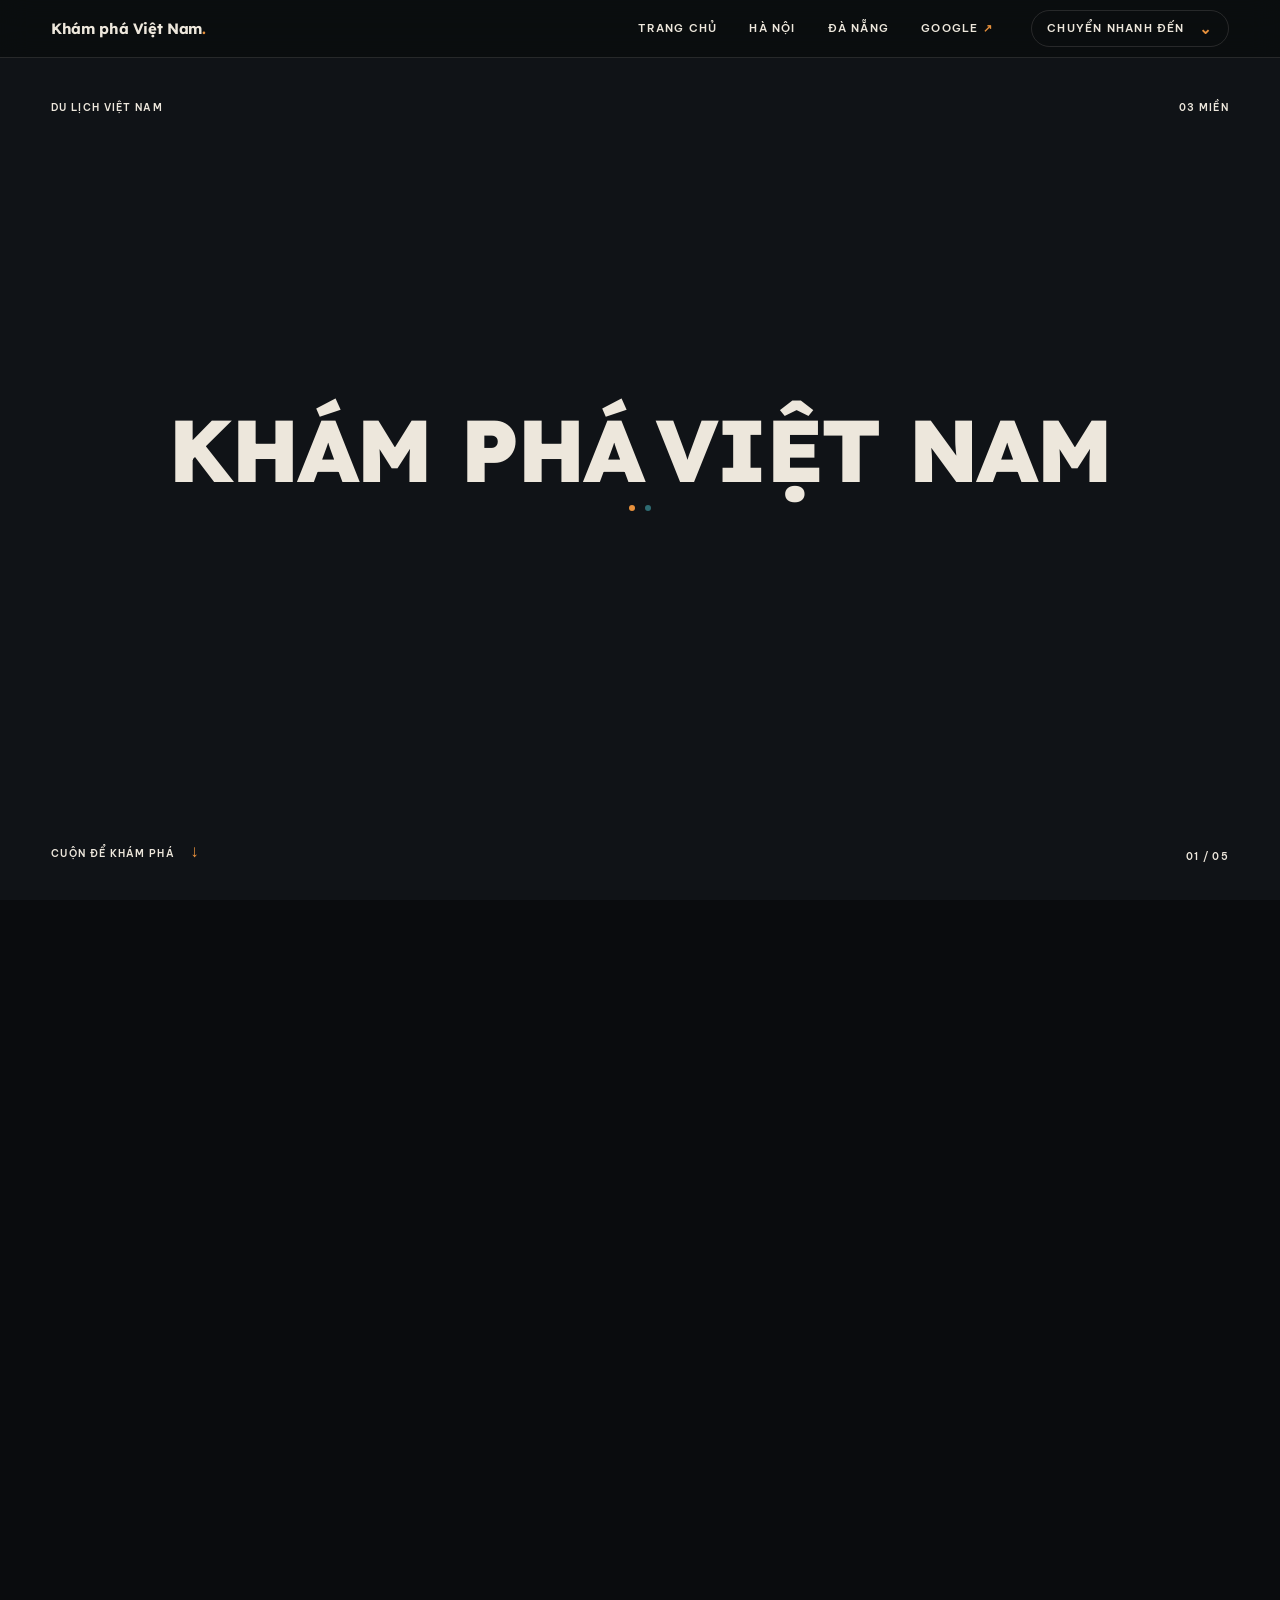
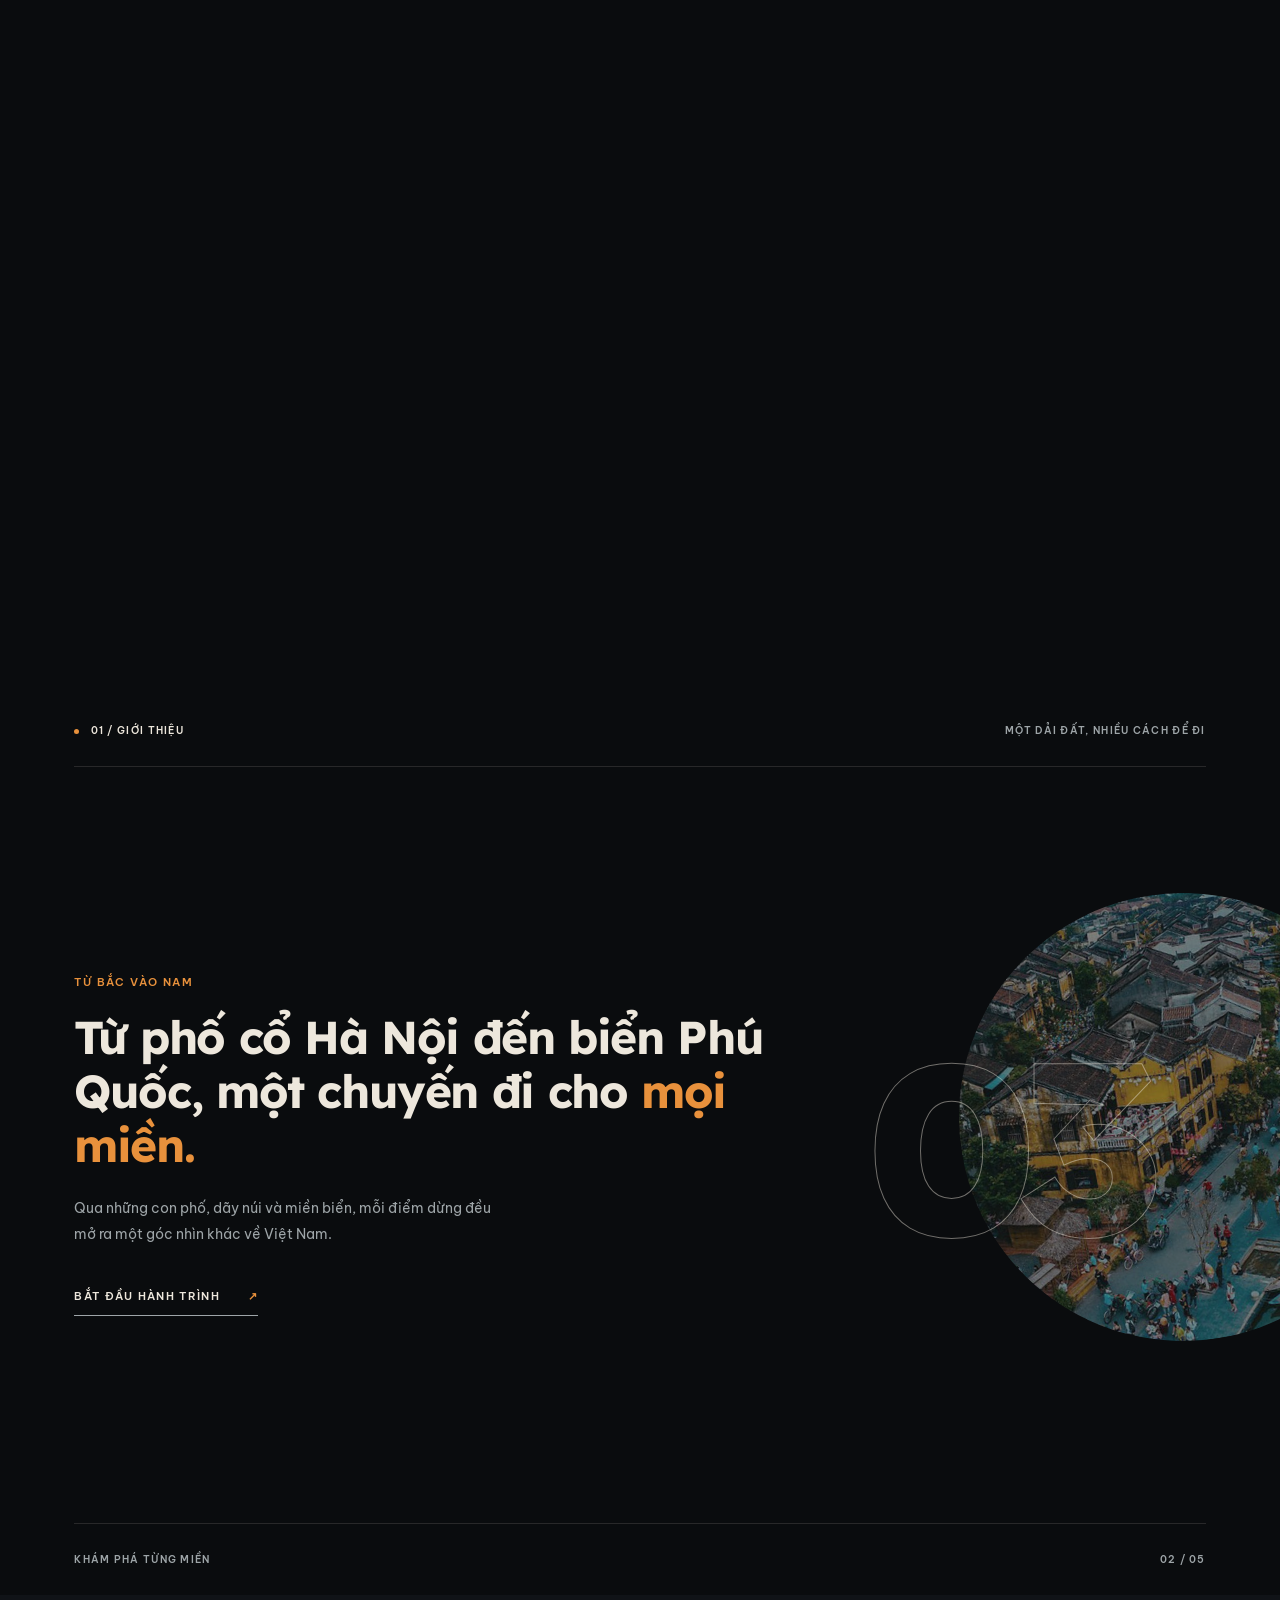
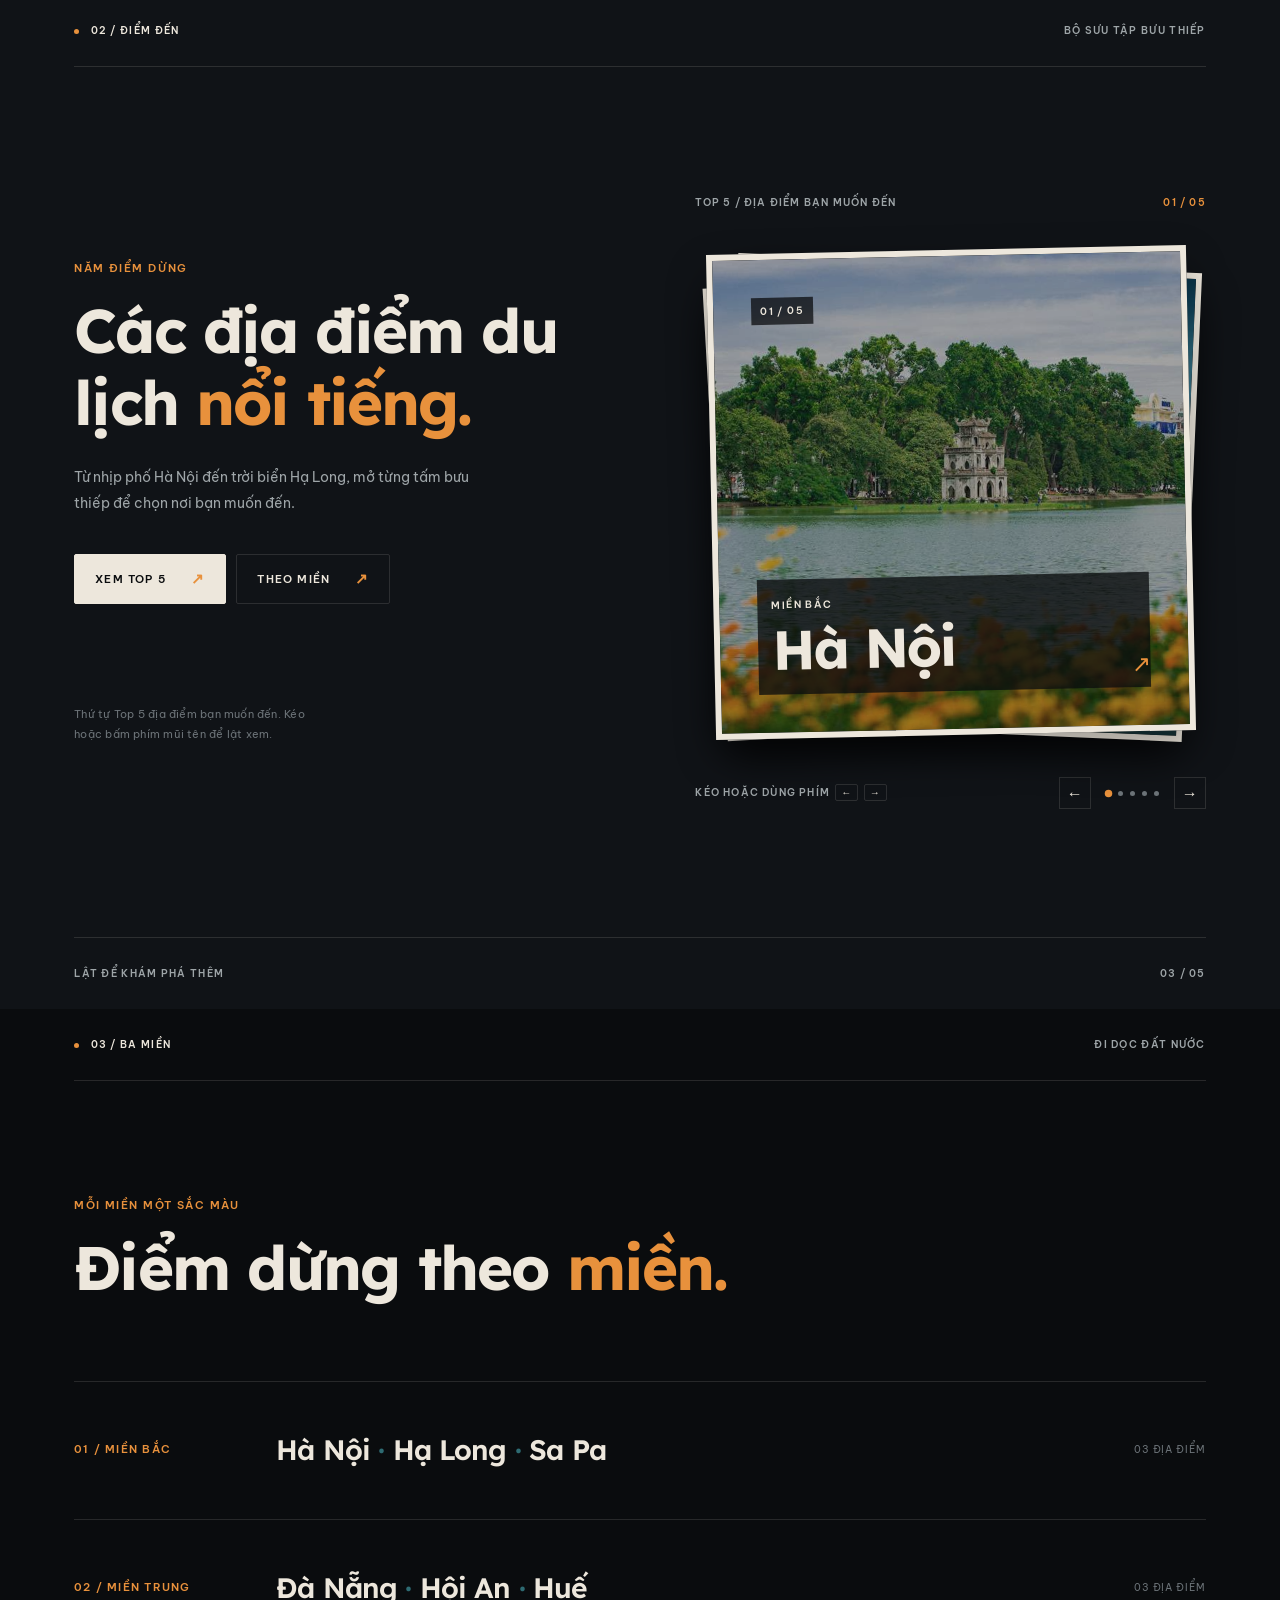
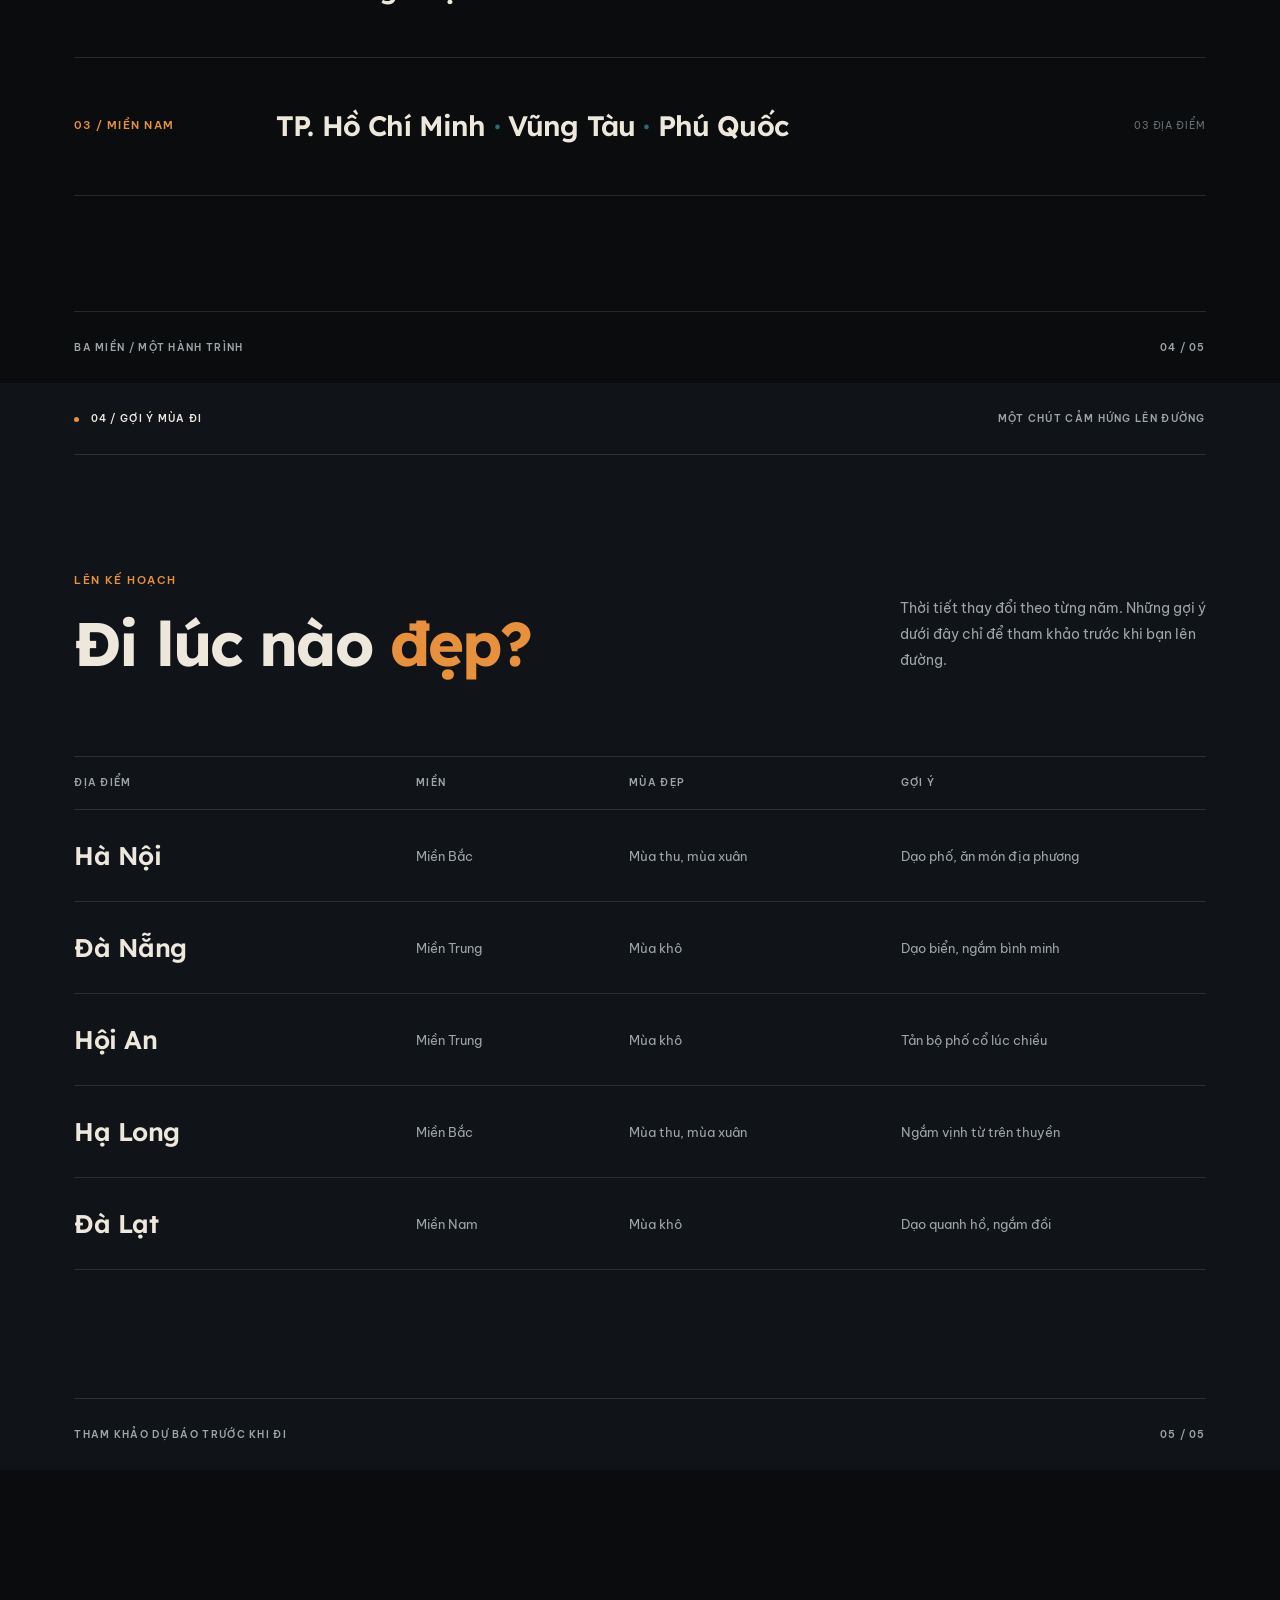
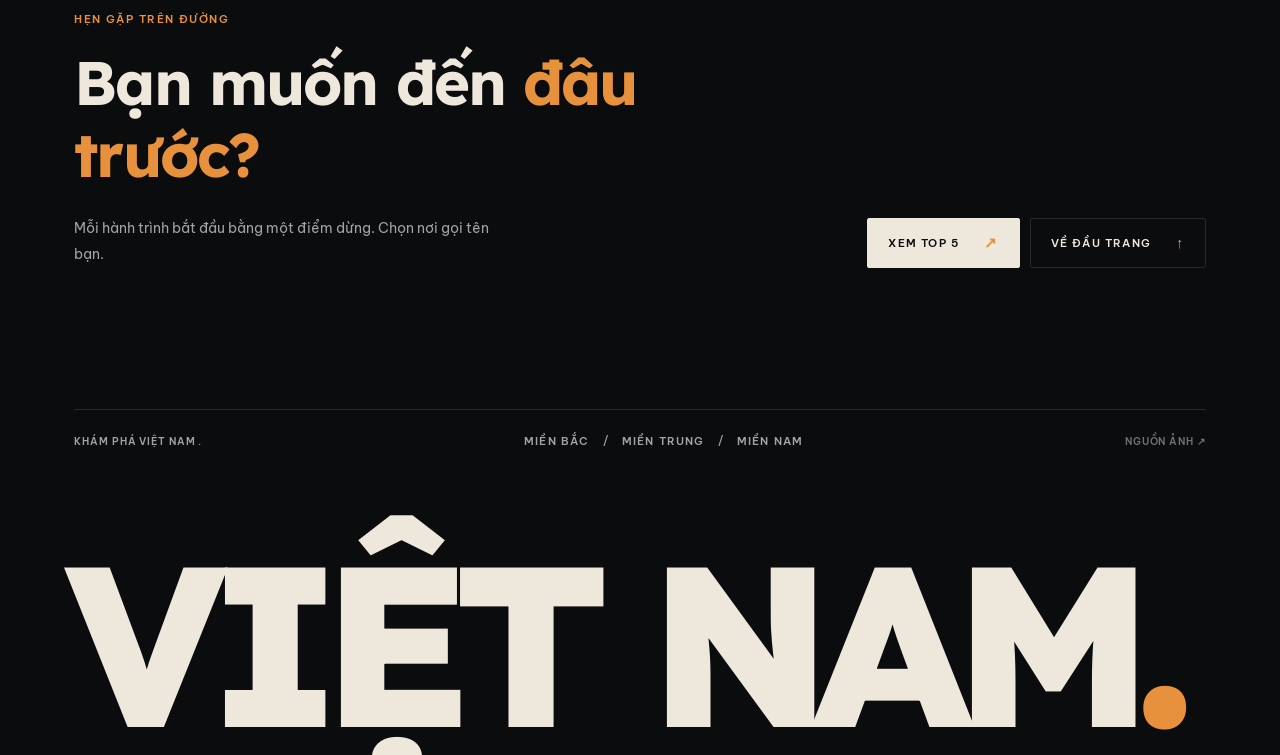
<file: index.html>
<!doctype html>
<html lang="vi">
<head>
    <meta charset="UTF-8">
    <meta name="viewport" content="width=device-width, initial-scale=1">
    <meta name="theme-color" content="#0A0C0E">
    <meta name="description" content="Từ phố cổ đến miền biển, khám phá những điểm đến đáng nhớ trên khắp Việt Nam.">
    <title>Khám phá Việt Nam — Một hành trình, ba miền</title>
    <link rel="preconnect" href="https://fonts.googleapis.com">
    <link rel="preconnect" href="https://fonts.gstatic.com" crossorigin>
    <link href="https://fonts.googleapis.com/css2?family=Be+Vietnam+Pro:wght@400;500;600&family=Lexend:wght@600;700;800&display=swap&subset=vietnamese" rel="stylesheet">
    <link rel="preload" href="images/halong-hero.jpg" as="image">
    <script>if (window.matchMedia('(prefers-reduced-motion: no-preference)').matches) document.documentElement.classList.add('motion-ready');</script>
    <link rel="stylesheet" href="styles.css">
    <script src="script.js" defer></script>
</head>
<body id="dau-trang">
    <a class="skip-link" href="#noi-dung">Đến nội dung chính</a>

    <header class="site-header">
        <nav class="nav-shell" aria-label="Điều hướng chính">
            <a class="brand" href="#dau-trang">Khám phá Việt Nam<span>.</span></a>
            <div class="nav-links">
                <a href="#dau-trang" aria-current="page">Trang chủ</a>
                <a href="hanoi.html">Hà Nội</a>
                <a href="danang.html">Đà Nẵng</a>
                <a href="https://www.google.com" target="_blank" rel="noopener noreferrer">Google <span aria-hidden="true">↗</span></a>
            </div>
            <div class="quick-wrap">
                <button class="quick-toggle" type="button" aria-expanded="false" aria-controls="quick-links">Chuyển nhanh đến <span aria-hidden="true">⌄</span></button>
                <div class="quick-menu" id="quick-links" hidden>
                    <a href="#mien-bac">Miền Bắc</a>
                    <a href="#mien-trung">Miền Trung</a>
                    <a href="#mien-nam">Miền Nam</a>
                </div>
            </div>
        </nav>
    </header>

    <main id="noi-dung">
        <section class="portal" id="trang-chu" aria-labelledby="hero-title">
            <div class="portal-stage">
                <div class="portal-photo" aria-hidden="true"></div>
                <div class="portal-wash" aria-hidden="true"></div>
                <div class="portal-veil" aria-hidden="true"></div>
                <div class="portal-panel portal-panel--left" aria-hidden="true"></div>
                <div class="portal-panel portal-panel--right" aria-hidden="true"></div>
                <span class="portal-dot portal-dot--amber" aria-hidden="true"></span>
                <span class="portal-dot portal-dot--teal" aria-hidden="true"></span>
                <span class="portal-meta portal-meta--tl">Du lịch Việt Nam</span>
                <span class="portal-meta portal-meta--tr">03 miền</span>
                <h1 class="portal-title" id="hero-title"><span class="title-half title-half--left">KHÁM PHÁ</span> <span class="title-half title-half--right">VIỆT NAM</span></h1>
                <span class="portal-meta portal-meta--bl">Cuộn để khám phá <span aria-hidden="true">↓</span></span>
                <span class="portal-meta portal-meta--br">01 / 05</span>
                <span class="hero-caption">HẠ LONG, VIỆT NAM <span aria-hidden="true">—</span> HÌNH ẢNH MINH HỌA</span>
            </div>
        </section>

        <section class="statement section-shell" aria-labelledby="statement-title">
            <div class="section-topline"><span class="eyebrow"><span class="index-dot"></span> 01 / GIỚI THIỆU</span><span class="section-aside">Một dải đất, nhiều cách để đi</span></div>
            <div class="statement-inner">
                <div class="statement-copy reveal">
                    <p class="kicker">TỪ BẮC VÀO NAM</p>
                    <h2 id="statement-title">Từ phố cổ Hà Nội đến biển Phú Quốc, một chuyến đi cho <em>mọi miền.</em></h2>
                    <p>Qua những con phố, dãy núi và miền biển, mỗi điểm dừng đều mở ra một góc nhìn khác về Việt Nam.</p>
                    <a class="text-link" href="#dia-diem">Bắt đầu hành trình <span aria-hidden="true">↗</span></a>
                </div>
                <div class="statement-art" aria-hidden="true">
                    <span class="outline-number">03</span>
                    <div class="round-image"></div>
                </div>
            </div>
            <div class="section-bottomline"><span>KHÁM PHÁ TỪNG MIỀN</span><span>02 / 05</span></div>
        </section>

        <section class="destinations section-shell" id="dia-diem" aria-labelledby="destinations-title">
            <div class="section-topline"><span class="eyebrow"><span class="index-dot"></span> 02 / ĐIỂM ĐẾN</span><span class="section-aside">Bộ sưu tập bưu thiếp</span></div>
            <div class="destinations-grid">
                <div class="destinations-copy reveal">
                    <p class="kicker">NĂM ĐIỂM DỪNG</p>
                    <h2 id="destinations-title">Các địa điểm du lịch <span>nổi tiếng.</span></h2>
                    <p>Từ nhịp phố Hà Nội đến trời biển Hạ Long, mở từng tấm bưu thiếp để chọn nơi bạn muốn đến.</p>
                    <div class="button-row">
                        <a class="button button--light" href="#bo-buu-thiep">Xem Top 5 <span aria-hidden="true">↗</span></a>
                        <a class="button button--line" href="#cac-mien">Theo miền <span aria-hidden="true">↗</span></a>
                    </div>
                    <p class="fine-note">Thứ tự Top 5 địa điểm bạn muốn đến. Kéo hoặc bấm phím mũi tên để lật xem.</p>
                </div>
                <div class="deck-column" id="bo-buu-thiep">
                    <div class="deck-topline"><span>TOP 5 / ĐỊA ĐIỂM BẠN MUỐN ĐẾN</span><span class="deck-count" aria-live="polite">01 / 05</span></div>
                    <div class="deck" id="destination-deck" tabindex="0" role="group" aria-label="Danh sách địa điểm" aria-describedby="deck-hint">
                        <article class="postcard" data-name="Hà Nội" data-rank="01">
                            <img src="images/hanoi.jpg" alt="Góc phố Hà Nội" width="1000" height="662" loading="lazy" draggable="false">
                            <div class="card-overlay"><span class="card-rank">01 / 05</span><div class="card-bottom"><span class="card-region">MIỀN BẮC</span><h3>Hà Nội</h3></div><span class="card-action" aria-hidden="true">↗</span></div>
                        </article>
                        <article class="postcard" data-name="Đà Nẵng" data-rank="02">
                            <img src="images/danang.jpg" alt="Phong cảnh Đà Nẵng" width="700" height="372" loading="lazy" draggable="false">
                            <div class="card-overlay"><span class="card-rank">02 / 05</span><div class="card-bottom"><span class="card-region">MIỀN TRUNG</span><h3>Đà Nẵng</h3></div><span class="card-action" aria-hidden="true">↗</span></div>
                        </article>
                        <article class="postcard" data-name="Hội An" data-rank="03">
                            <img src="images/hoian.jpg" alt="Phố cổ Hội An" width="500" height="625" loading="lazy" draggable="false">
                            <div class="card-overlay"><span class="card-rank">03 / 05</span><div class="card-bottom"><span class="card-region">MIỀN TRUNG</span><h3>Hội An</h3></div><span class="card-action" aria-hidden="true">↗</span></div>
                        </article>
                        <article class="postcard" data-name="Hạ Long" data-rank="04">
                            <img src="images/halong.jpg" alt="Vịnh Hạ Long" width="739" height="415" loading="lazy" draggable="false">
                            <div class="card-overlay"><span class="card-rank">04 / 05</span><div class="card-bottom"><span class="card-region">MIỀN BẮC</span><h3>Hạ Long</h3></div><span class="card-action" aria-hidden="true">↗</span></div>
                        </article>
                        <article class="postcard" data-name="Đà Lạt" data-rank="05">
                            <img src="images/dalat.jpg" alt="Phong cảnh Đà Lạt" width="960" height="1280" loading="lazy" draggable="false">
                            <div class="card-overlay"><span class="card-rank">05 / 05</span><div class="card-bottom"><span class="card-region">MIỀN NAM</span><h3>Đà Lạt</h3></div><span class="card-action" aria-hidden="true">↗</span></div>
                        </article>
                    </div>
                    <p class="sr-only deck-announcement" aria-live="polite" aria-atomic="true"></p>
                    <div class="deck-footer"><p id="deck-hint">Kéo hoặc dùng phím <kbd>←</kbd> <kbd>→</kbd></p><div class="deck-controls"><button type="button" class="deck-prev" aria-label="Xem địa điểm trước">←</button><div class="deck-dots" aria-label="Vị trí trong bộ sưu tập"></div><button type="button" class="deck-next" aria-label="Xem địa điểm tiếp theo">→</button></div></div>
                </div>
            </div>
            <div class="section-bottomline"><span>LẬT ĐỂ KHÁM PHÁ THÊM</span><span>03 / 05</span></div>
        </section>

        <section class="regions section-shell" id="cac-mien" aria-labelledby="regions-title">
            <div class="section-topline"><span class="eyebrow"><span class="index-dot"></span> 03 / BA MIỀN</span><span class="section-aside">Đi dọc đất nước</span></div>
            <div class="regions-heading reveal"><p class="kicker">MỖI MIỀN MỘT SẮC MÀU</p><h2 id="regions-title">Điểm dừng theo <span>miền.</span></h2></div>
            <div class="region-list">
                <div class="region-row reveal" id="mien-bac"><span class="region-label">01 / MIỀN BẮC</span><h3>Hà Nội <span>·</span> Hạ Long <span>·</span> Sa Pa</h3><span class="region-count">03 ĐỊA ĐIỂM</span></div>
                <div class="region-row reveal" id="mien-trung"><span class="region-label">02 / MIỀN TRUNG</span><h3>Đà Nẵng <span>·</span> Hội An <span>·</span> Huế</h3><span class="region-count">03 ĐỊA ĐIỂM</span></div>
                <div class="region-row reveal" id="mien-nam"><span class="region-label">03 / MIỀN NAM</span><h3>TP. Hồ Chí Minh <span>·</span> Vũng Tàu <span>·</span> Phú Quốc</h3><span class="region-count">03 ĐỊA ĐIỂM</span></div>
            </div>
            <div class="section-bottomline"><span>BA MIỀN / MỘT HÀNH TRÌNH</span><span>04 / 05</span></div>
        </section>

        <section class="seasons section-shell" id="mua-dep" aria-labelledby="seasons-title">
            <div class="section-topline"><span class="eyebrow"><span class="index-dot"></span> 04 / GỢI Ý MÙA ĐI</span><span class="section-aside">Một chút cảm hứng lên đường</span></div>
            <div class="seasons-heading reveal"><div><p class="kicker">LÊN KẾ HOẠCH</p><h2 id="seasons-title">Đi lúc nào <span>đẹp?</span></h2></div><p>Thời tiết thay đổi theo từng năm. Những gợi ý dưới đây chỉ để tham khảo trước khi bạn lên đường.</p></div>
            <div class="season-table" role="table" aria-label="Gợi ý mùa đi theo địa điểm">
                <div class="season-head" role="row"><span role="columnheader">ĐỊA ĐIỂM</span><span role="columnheader">MIỀN</span><span role="columnheader">MÙA ĐẸP</span><span role="columnheader">GỢI Ý</span></div>
                <div class="season-row reveal" role="row"><span class="season-place" role="cell" data-label="Địa điểm">Hà Nội</span><span role="cell" data-label="Miền">Miền Bắc</span><span role="cell" data-label="Mùa đẹp">Mùa thu, mùa xuân</span><span role="cell" data-label="Gợi ý">Dạo phố, ăn món địa phương</span></div>
                <div class="season-row reveal" role="row"><span class="season-place" role="cell" data-label="Địa điểm">Đà Nẵng</span><span role="cell" data-label="Miền">Miền Trung</span><span role="cell" data-label="Mùa đẹp">Mùa khô</span><span role="cell" data-label="Gợi ý">Dạo biển, ngắm bình minh</span></div>
                <div class="season-row reveal" role="row"><span class="season-place" role="cell" data-label="Địa điểm">Hội An</span><span role="cell" data-label="Miền">Miền Trung</span><span role="cell" data-label="Mùa đẹp">Mùa khô</span><span role="cell" data-label="Gợi ý">Tản bộ phố cổ lúc chiều</span></div>
                <div class="season-row reveal" role="row"><span class="season-place" role="cell" data-label="Địa điểm">Hạ Long</span><span role="cell" data-label="Miền">Miền Bắc</span><span role="cell" data-label="Mùa đẹp">Mùa thu, mùa xuân</span><span role="cell" data-label="Gợi ý">Ngắm vịnh từ trên thuyền</span></div>
                <div class="season-row reveal" role="row"><span class="season-place" role="cell" data-label="Địa điểm">Đà Lạt</span><span role="cell" data-label="Miền">Miền Nam</span><span role="cell" data-label="Mùa đẹp">Mùa khô</span><span role="cell" data-label="Gợi ý">Dạo quanh hồ, ngắm đồi</span></div>
            </div>
            <div class="section-bottomline"><span>THAM KHẢO DỰ BÁO TRƯỚC KHI ĐI</span><span>05 / 05</span></div>
        </section>

        <section class="closing section-shell" aria-labelledby="closing-title">
            <div class="closing-upper"><div class="reveal"><p class="kicker">HẸN GẶP TRÊN ĐƯỜNG</p><h2 id="closing-title">Bạn muốn đến <span>đâu trước?</span></h2><p>Mỗi hành trình bắt đầu bằng một điểm dừng. Chọn nơi gọi tên bạn.</p></div><div class="button-row reveal"><a class="button button--light" href="#bo-buu-thiep">Xem Top 5 <span aria-hidden="true">↗</span></a><a class="button button--line" href="#dau-trang">Về đầu trang <span aria-hidden="true">↑</span></a></div></div>
            <footer class="site-footer"><span>KHÁM PHÁ VIỆT NAM <span class="accent">.</span></span><div class="footer-links"><a href="#mien-bac">Miền Bắc</a><span aria-hidden="true">/</span><a href="#mien-trung">Miền Trung</a><span aria-hidden="true">/</span><a href="#mien-nam">Miền Nam</a></div><a class="photo-credit" href="images/CREDITS.txt">Nguồn ảnh <span aria-hidden="true">↗</span></a></footer>
            <p class="closing-mark" aria-hidden="true">VIỆT NAM<span>.</span></p>
        </section>
    </main>
</body>
</html>
</file>
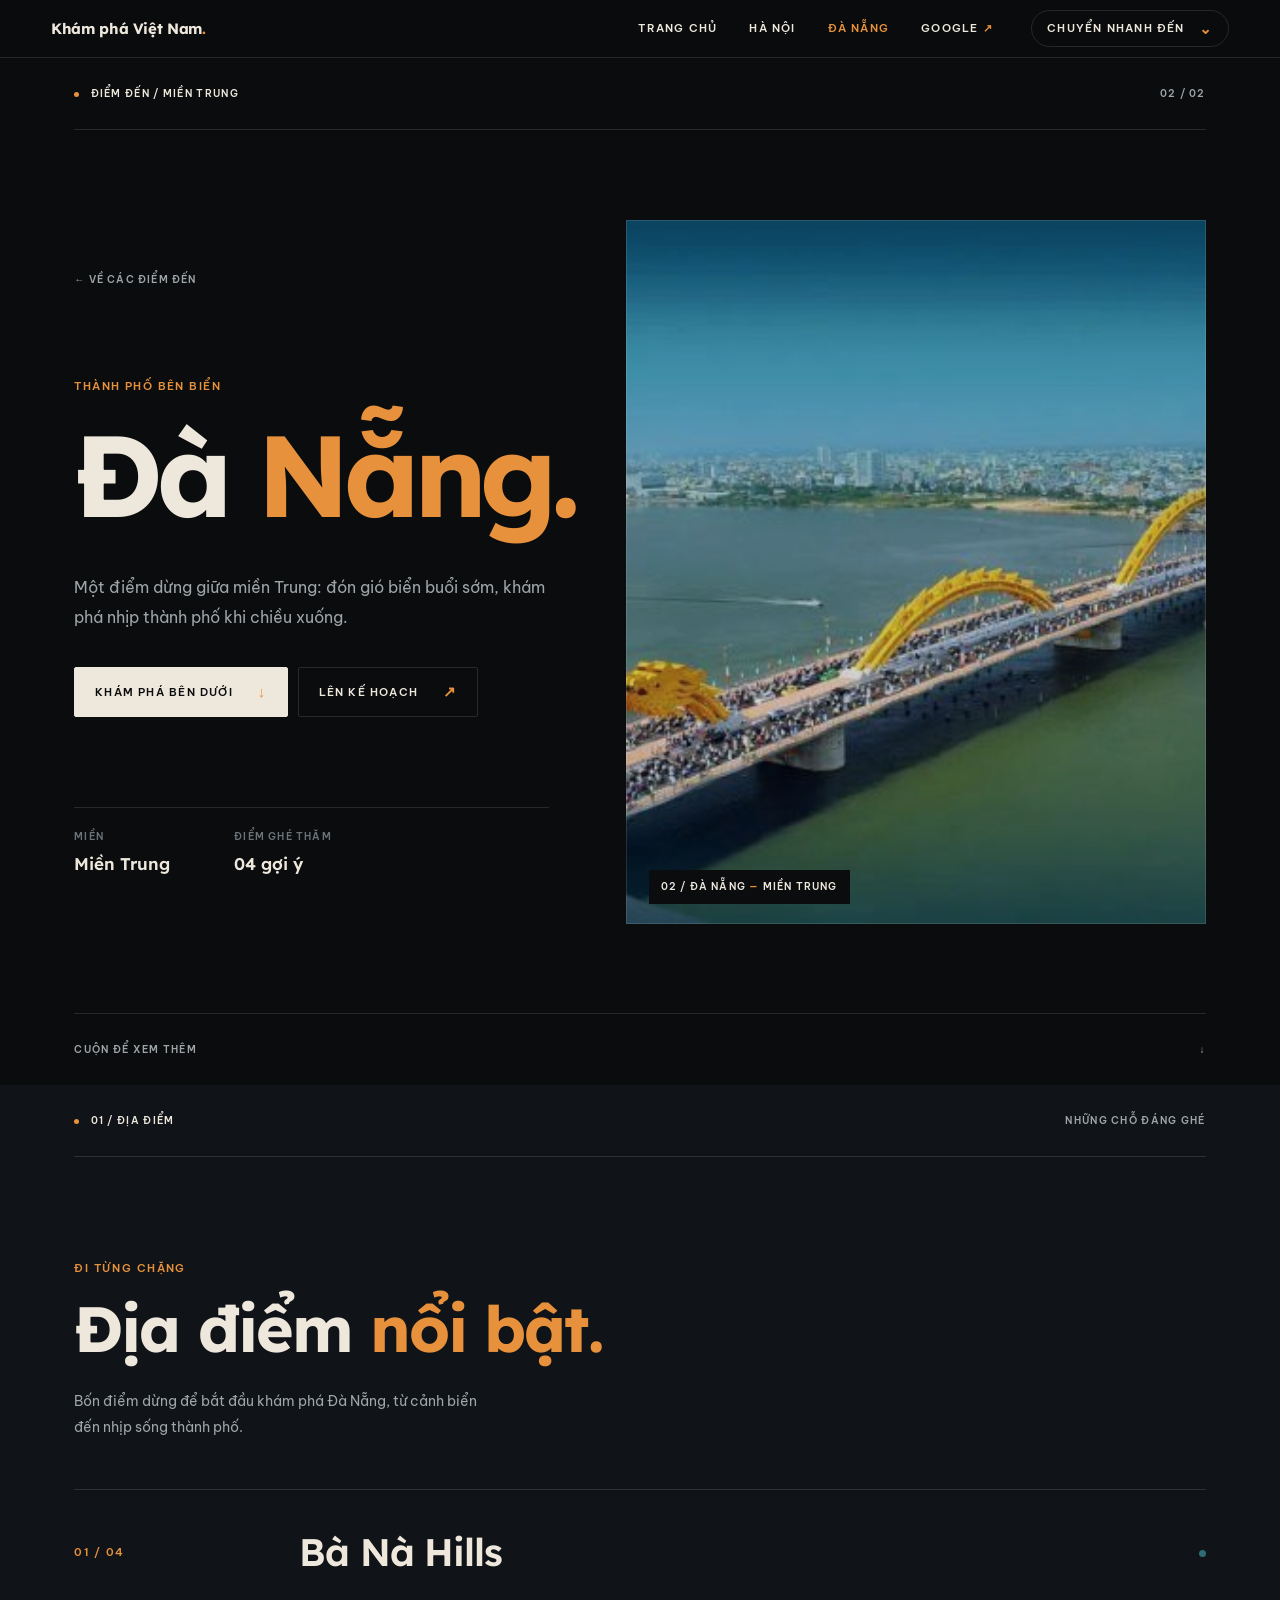
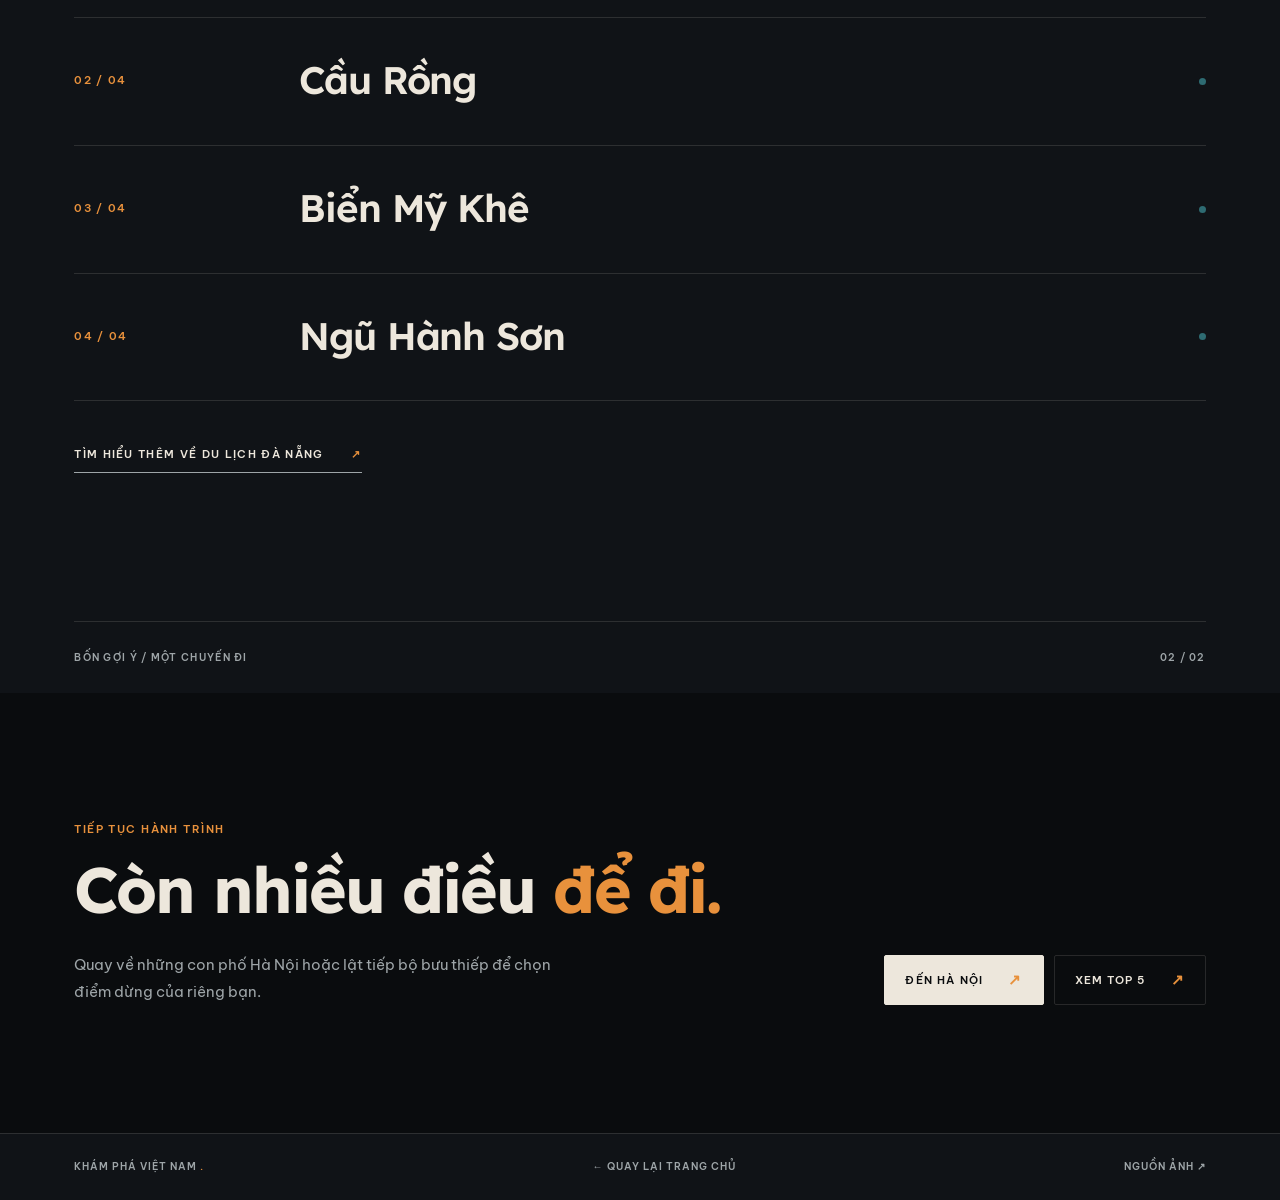
<file: danang.html>
<!doctype html>
<html lang="vi">
<head>
    <meta charset="UTF-8">
    <meta name="viewport" content="width=device-width, initial-scale=1">
    <meta name="theme-color" content="#0A0C0E">
    <meta name="description" content="Khám phá Đà Nẵng: Bà Nà Hills, Cầu Rồng, biển Mỹ Khê và Ngũ Hành Sơn.">
    <title>Đà Nẵng — Khám phá Việt Nam</title>
    <link rel="preconnect" href="https://fonts.googleapis.com">
    <link rel="preconnect" href="https://fonts.gstatic.com" crossorigin>
    <link href="https://fonts.googleapis.com/css2?family=Be+Vietnam+Pro:wght@400;500;600&family=Lexend:wght@600;700;800&display=swap&subset=vietnamese" rel="stylesheet">
    <link rel="preload" href="images/danang.jpg" as="image">
    <link rel="stylesheet" href="styles.css">
    <script src="script.js" defer></script>
</head>
<body class="detail-page" id="dau-trang">
    <a class="skip-link" href="#noi-dung">Đến nội dung chính</a>
    <header class="site-header">
        <nav class="nav-shell" aria-label="Điều hướng chính">
            <a class="brand" href="index.html">Khám phá Việt Nam<span>.</span></a>
            <div class="nav-links">
                <a href="index.html">Trang chủ</a>
                <a href="hanoi.html">Hà Nội</a>
                <a href="danang.html" aria-current="page">Đà Nẵng</a>
                <a href="https://www.google.com" target="_blank" rel="noopener noreferrer">Google <span aria-hidden="true">↗</span></a>
            </div>
            <div class="quick-wrap">
                <button class="quick-toggle" type="button" aria-expanded="false" aria-controls="quick-links">Chuyển nhanh đến <span aria-hidden="true">⌄</span></button>
                <div class="quick-menu" id="quick-links" hidden>
                    <a href="index.html#mien-bac">Miền Bắc</a>
                    <a href="index.html#mien-trung">Miền Trung</a>
                    <a href="index.html#mien-nam">Miền Nam</a>
                </div>
            </div>
        </nav>
    </header>

    <main id="noi-dung">
        <section class="place-hero section-shell" aria-labelledby="place-title">
            <div class="section-topline"><span class="eyebrow"><span class="index-dot"></span> ĐIỂM ĐẾN / MIỀN TRUNG</span><span class="section-aside">02 / 02</span></div>
            <div class="place-hero-grid">
                <div class="place-intro">
                    <a class="back-link" href="index.html#dia-diem">← Về các điểm đến</a>
                    <p class="kicker">THÀNH PHỐ BÊN BIỂN</p>
                    <h1 id="place-title">Đà <span>Nẵng.</span></h1>
                    <p class="place-lede">Một điểm dừng giữa miền Trung: đón gió biển buổi sớm, khám phá nhịp thành phố khi chiều xuống.</p>
                    <div class="place-actions"><a class="button button--light" href="#kham-pha">Khám phá bên dưới <span aria-hidden="true">↓</span></a><a class="button button--line" href="form.html?diem-den=Da%20Nang">Lên kế hoạch <span aria-hidden="true">↗</span></a></div>
                    <div class="place-facts"><div><span>MIỀN</span><strong>Miền Trung</strong></div><div><span>ĐIỂM GHÉ THĂM</span><strong>04 gợi ý</strong></div></div>
                </div>
                <figure class="place-visual"><img src="images/danang.jpg" alt="Khung cảnh Đà Nẵng" width="700" height="372"><figcaption>02 / ĐÀ NẴNG <span aria-hidden="true">—</span> MIỀN TRUNG</figcaption></figure>
            </div>
            <div class="section-bottomline"><span>CUỘN ĐỂ XEM THÊM</span><span>↓</span></div>
        </section>

        <section class="place-spots section-shell" id="kham-pha" aria-labelledby="spots-title">
            <div class="section-topline"><span class="eyebrow"><span class="index-dot"></span> 01 / ĐỊA ĐIỂM</span><span class="section-aside">Những chỗ đáng ghé</span></div>
            <div class="spots-heading"><p class="kicker">ĐI TỪNG CHẶNG</p><h2 id="spots-title">Địa điểm <span>nổi bật.</span></h2><p>Bốn điểm dừng để bắt đầu khám phá Đà Nẵng, từ cảnh biển đến nhịp sống thành phố.</p></div>
            <ol class="spot-list">
                <li><span class="spot-index">01 / 04</span><h3>Bà Nà Hills</h3><span class="spot-mark" aria-hidden="true"></span></li>
                <li><span class="spot-index">02 / 04</span><h3>Cầu Rồng</h3><span class="spot-mark" aria-hidden="true"></span></li>
                <li><span class="spot-index">03 / 04</span><h3>Biển Mỹ Khê</h3><span class="spot-mark" aria-hidden="true"></span></li>
                <li><span class="spot-index">04 / 04</span><h3>Ngũ Hành Sơn</h3><span class="spot-mark" aria-hidden="true"></span></li>
            </ol>
            <a class="text-link place-external" href="https://danangfantasticity.com" target="_blank" rel="noopener noreferrer">Tìm hiểu thêm về du lịch Đà Nẵng <span aria-hidden="true">↗</span></a>
            <div class="section-bottomline"><span>BỐN GỢI Ý / MỘT CHUYẾN ĐI</span><span>02 / 02</span></div>
        </section>

        <section class="place-next section-shell" aria-labelledby="next-title"><div><p class="kicker">TIẾP TỤC HÀNH TRÌNH</p><h2 id="next-title">Còn nhiều điều <span>để đi.</span></h2><p>Quay về những con phố Hà Nội hoặc lật tiếp bộ bưu thiếp để chọn điểm dừng của riêng bạn.</p></div><div class="button-row"><a class="button button--light" href="hanoi.html">Đến Hà Nội <span aria-hidden="true">↗</span></a><a class="button button--line" href="index.html#bo-buu-thiep">Xem Top 5 <span aria-hidden="true">↗</span></a></div></section>
    </main>
    <footer class="detail-footer section-shell"><span>KHÁM PHÁ VIỆT NAM <span class="accent">.</span></span><a href="index.html">← Quay lại trang chủ</a><a href="images/CREDITS.txt">Nguồn ảnh ↗</a></footer>
</body>
</html>
</file>
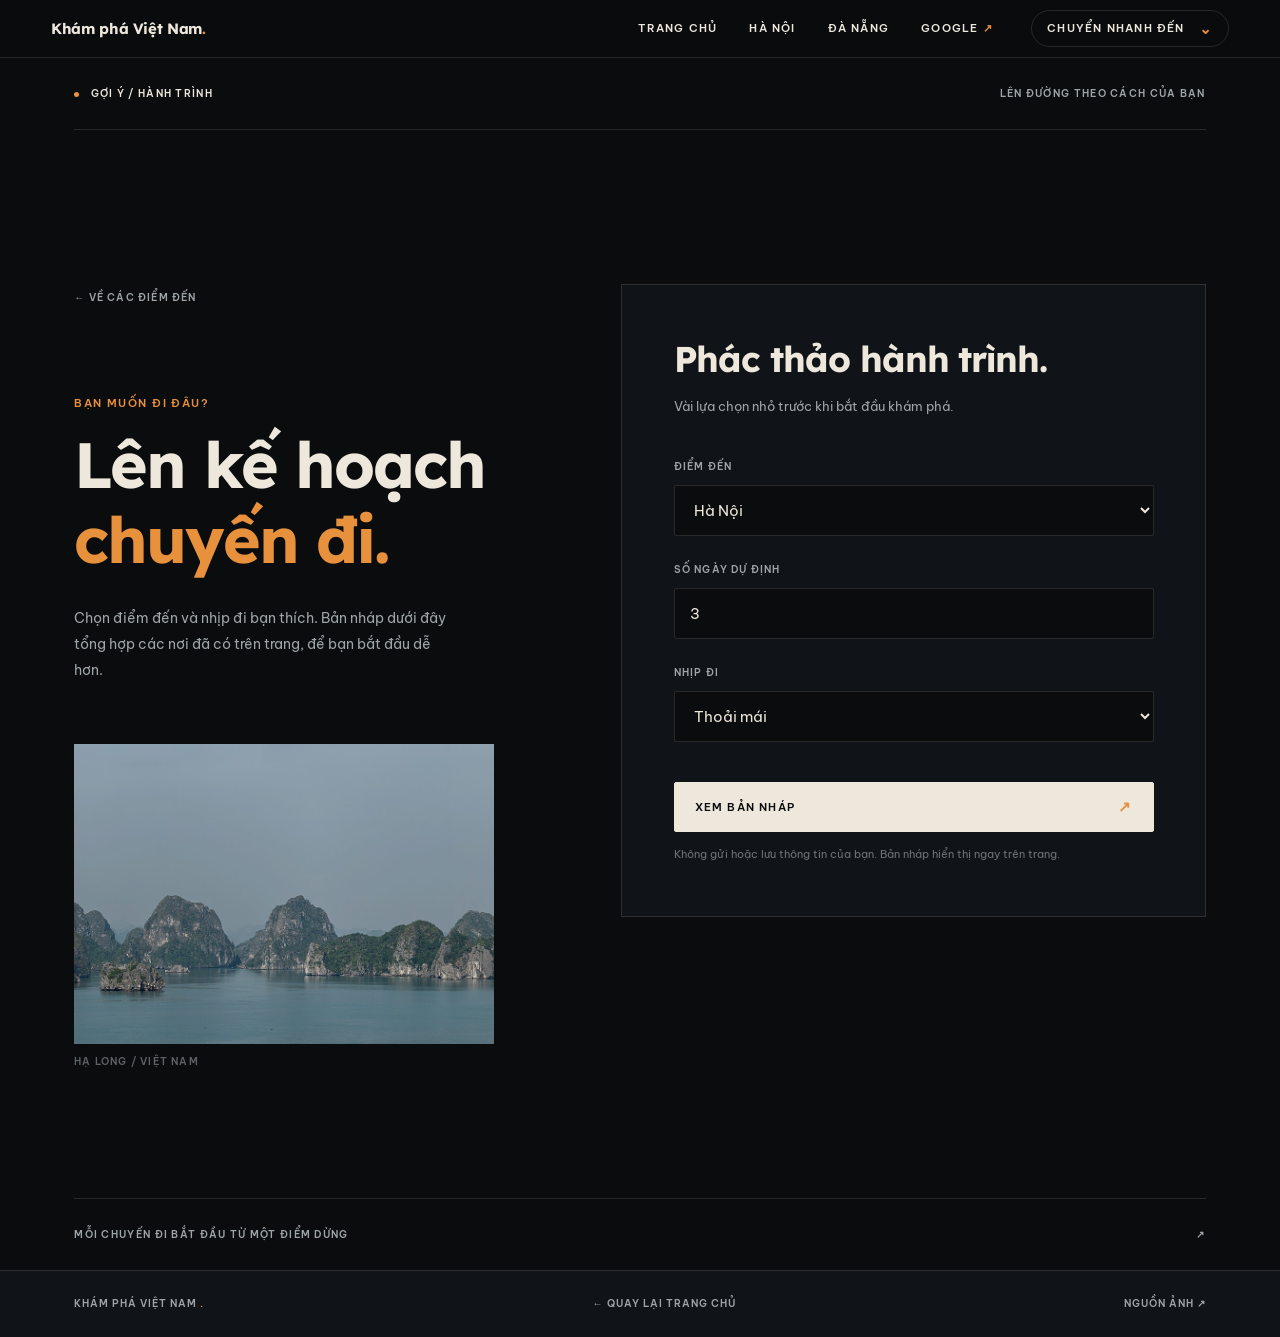
<file: form.html>
<!doctype html>
<html lang="vi">
<head>
	<meta charset="UTF-8">
	<meta name="viewport" content="width=device-width, initial-scale=1">
	<meta name="theme-color" content="#0A0C0E">
	<meta name="description" content="Phác thảo hành trình khám phá Hà Nội hoặc Đà Nẵng theo nhịp đi của bạn.">
	<title>Lên kế hoạch — Khám phá Việt Nam</title>
	<link rel="preconnect" href="https://fonts.googleapis.com">
	<link rel="preconnect" href="https://fonts.gstatic.com" crossorigin>
	<link href="https://fonts.googleapis.com/css2?family=Be+Vietnam+Pro:wght@400;500;600&family=Lexend:wght@600;700;800&display=swap&subset=vietnamese" rel="stylesheet">
	<link rel="stylesheet" href="styles.css">
	<script src="script.js" defer></script>
</head>
<body class="planner-page" id="dau-trang">
	<a class="skip-link" href="#noi-dung">Đến nội dung chính</a>
	<header class="site-header">
		<nav class="nav-shell" aria-label="Điều hướng chính">
			<a class="brand" href="index.html">Khám phá Việt Nam<span>.</span></a>
			<div class="nav-links">
				<a href="index.html">Trang chủ</a>
				<a href="hanoi.html">Hà Nội</a>
				<a href="danang.html">Đà Nẵng</a>
				<a href="https://www.google.com" target="_blank" rel="noopener noreferrer">Google <span aria-hidden="true">↗</span></a>
			</div>
			<div class="quick-wrap">
				<button class="quick-toggle" type="button" aria-expanded="false" aria-controls="quick-links">Chuyển nhanh đến <span aria-hidden="true">⌄</span></button>
				<div class="quick-menu" id="quick-links" hidden>
					<a href="index.html#mien-bac">Miền Bắc</a>
					<a href="index.html#mien-trung">Miền Trung</a>
					<a href="index.html#mien-nam">Miền Nam</a>
				</div>
			</div>
		</nav>
	</header>

	<main class="planner-hero section-shell" id="noi-dung">
		<div class="section-topline"><span class="eyebrow"><span class="index-dot"></span> GỢI Ý / HÀNH TRÌNH</span><span class="section-aside">Lên đường theo cách của bạn</span></div>
		<div class="planner-layout">
			<div class="planner-heading">
				<a class="back-link" href="index.html#dia-diem">← Về các điểm đến</a>
				<p class="kicker">BẠN MUỐN ĐI ĐÂU?</p>
				<h1>Lên kế hoạch <span>chuyến đi.</span></h1>
				<p>Chọn điểm đến và nhịp đi bạn thích. Bản nháp dưới đây tổng hợp các nơi đã có trên trang, để bạn bắt đầu dễ hơn.</p>
				<div class="planner-photo" aria-hidden="true"></div>
			</div>
			<form class="planner-form" id="travel-planner">
				<h2>Phác thảo hành trình.</h2>
				<p>Vài lựa chọn nhỏ trước khi bắt đầu khám phá.</p>
				<div class="planner-fields">
					<label for="diem-den">Điểm đến
						<select id="diem-den" name="diem-den" required>
							<option value="Hà Nội">Hà Nội</option>
							<option value="Đà Nẵng">Đà Nẵng</option>
						</select>
					</label>
					<label for="so-ngay">Số ngày dự định
						<input id="so-ngay" name="so-ngay" type="number" min="1" max="30" value="3" required inputmode="numeric">
					</label>
					<label for="nhip-do">Nhịp đi
						<select id="nhip-do" name="nhip-do" required>
							<option value="Thoải mái">Thoải mái</option>
							<option value="Khám phá nhiều">Khám phá nhiều</option>
						</select>
					</label>
				</div>
				<button class="button button--light" type="submit">Xem bản nháp <span aria-hidden="true">↗</span></button>
				<p class="planner-hint">Không gửi hoặc lưu thông tin của bạn. Bản nháp hiển thị ngay trên trang.</p>
				<noscript><p class="planner-hint">Cần bật JavaScript để xem bản nháp. Bạn vẫn có thể xem các điểm đến trên trang <a href="hanoi.html">Hà Nội</a> và <a href="danang.html">Đà Nẵng</a>.</p></noscript>
				<div class="plan-result" id="plan-result" tabindex="-1" hidden>
					<p class="kicker">BẢN NHÁP CỦA BẠN</p>
					<h3>Điểm dừng gợi ý.</h3>
					<p id="plan-summary"></p>
					<ul id="plan-suggestions"></ul>
					<small>Đây là danh sách tham khảo, không phải lịch trình chia theo từng ngày. Kiểm tra giờ mở cửa và điều kiện thực tế trước khi đi.</small>
				</div>
			</form>
		</div>
		<div class="section-bottomline"><span>MỖI CHUYẾN ĐI BẮT ĐẦU TỪ MỘT ĐIỂM DỪNG</span><span>↗</span></div>
	</main>
	<footer class="detail-footer section-shell"><span>KHÁM PHÁ VIỆT NAM <span class="accent">.</span></span><a href="index.html">← Quay lại trang chủ</a><a href="images/CREDITS.txt">Nguồn ảnh ↗</a></footer>
</body>
</html>
</file>
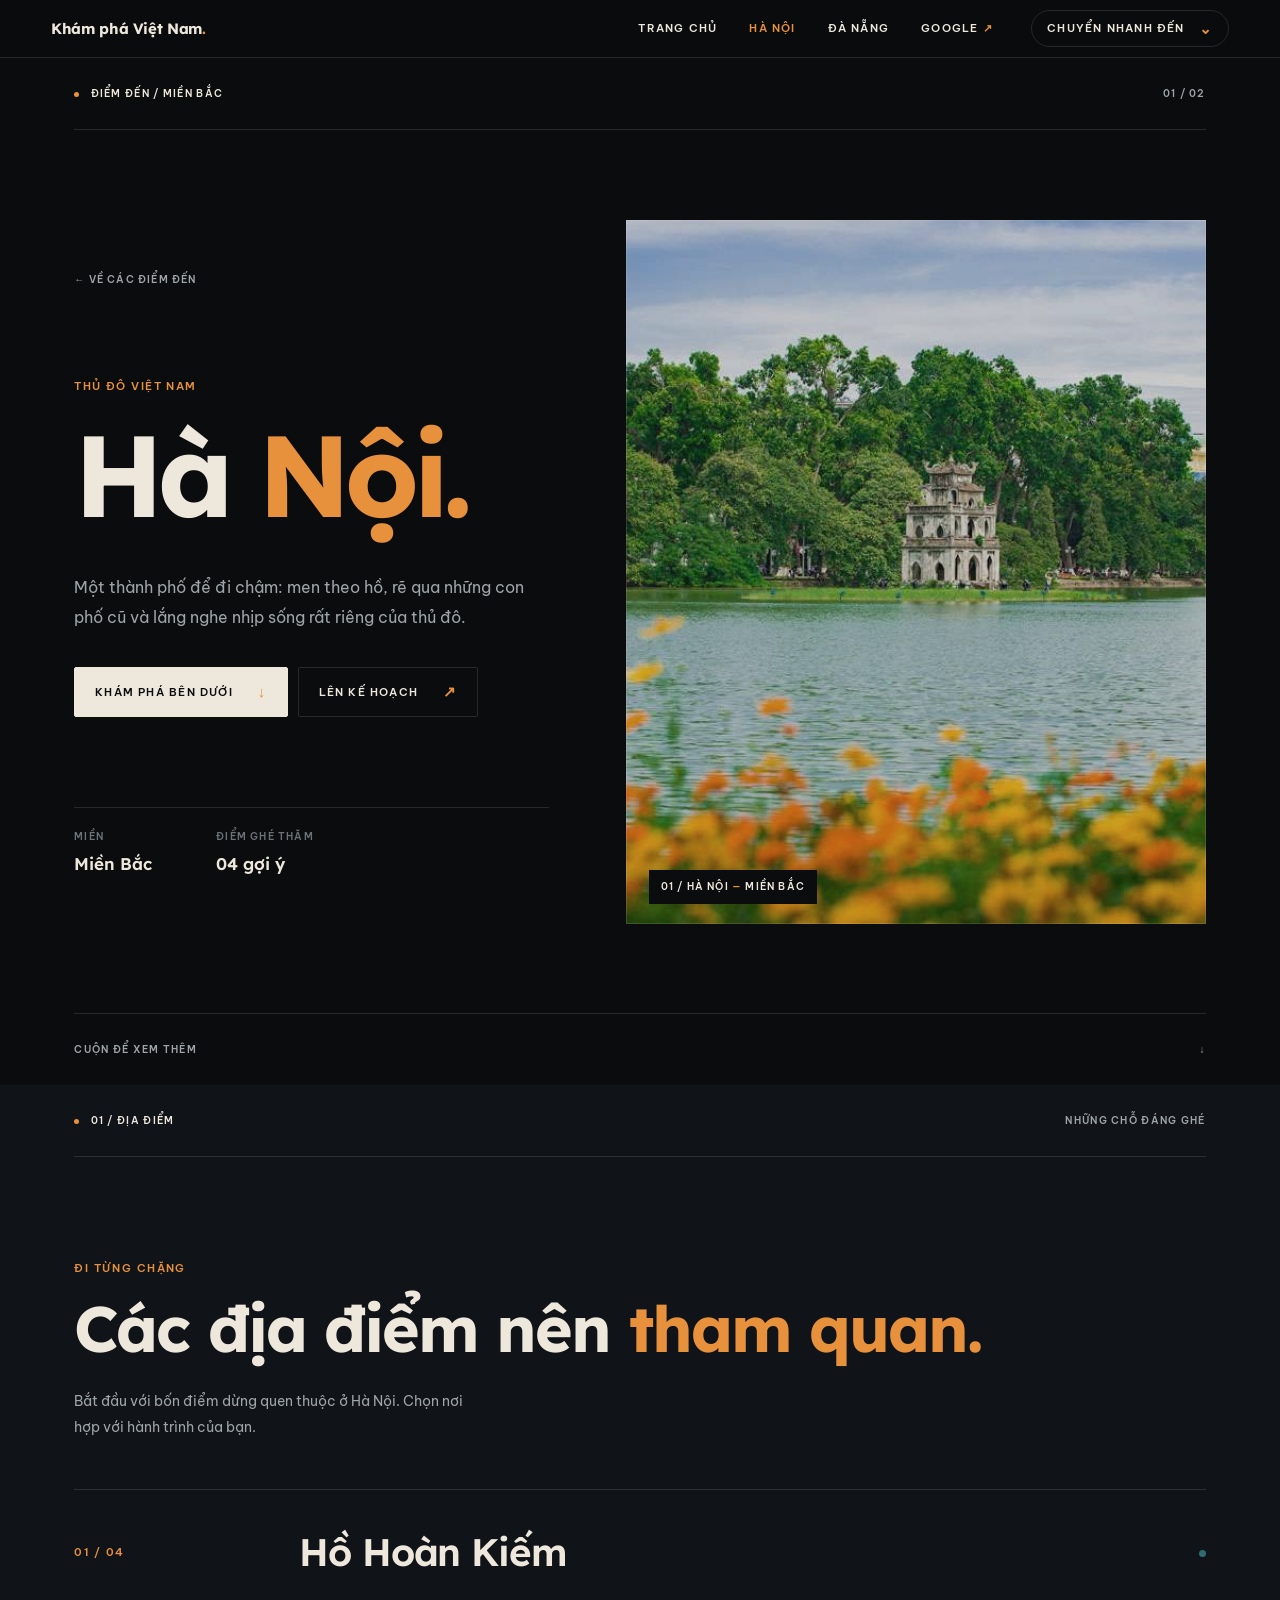
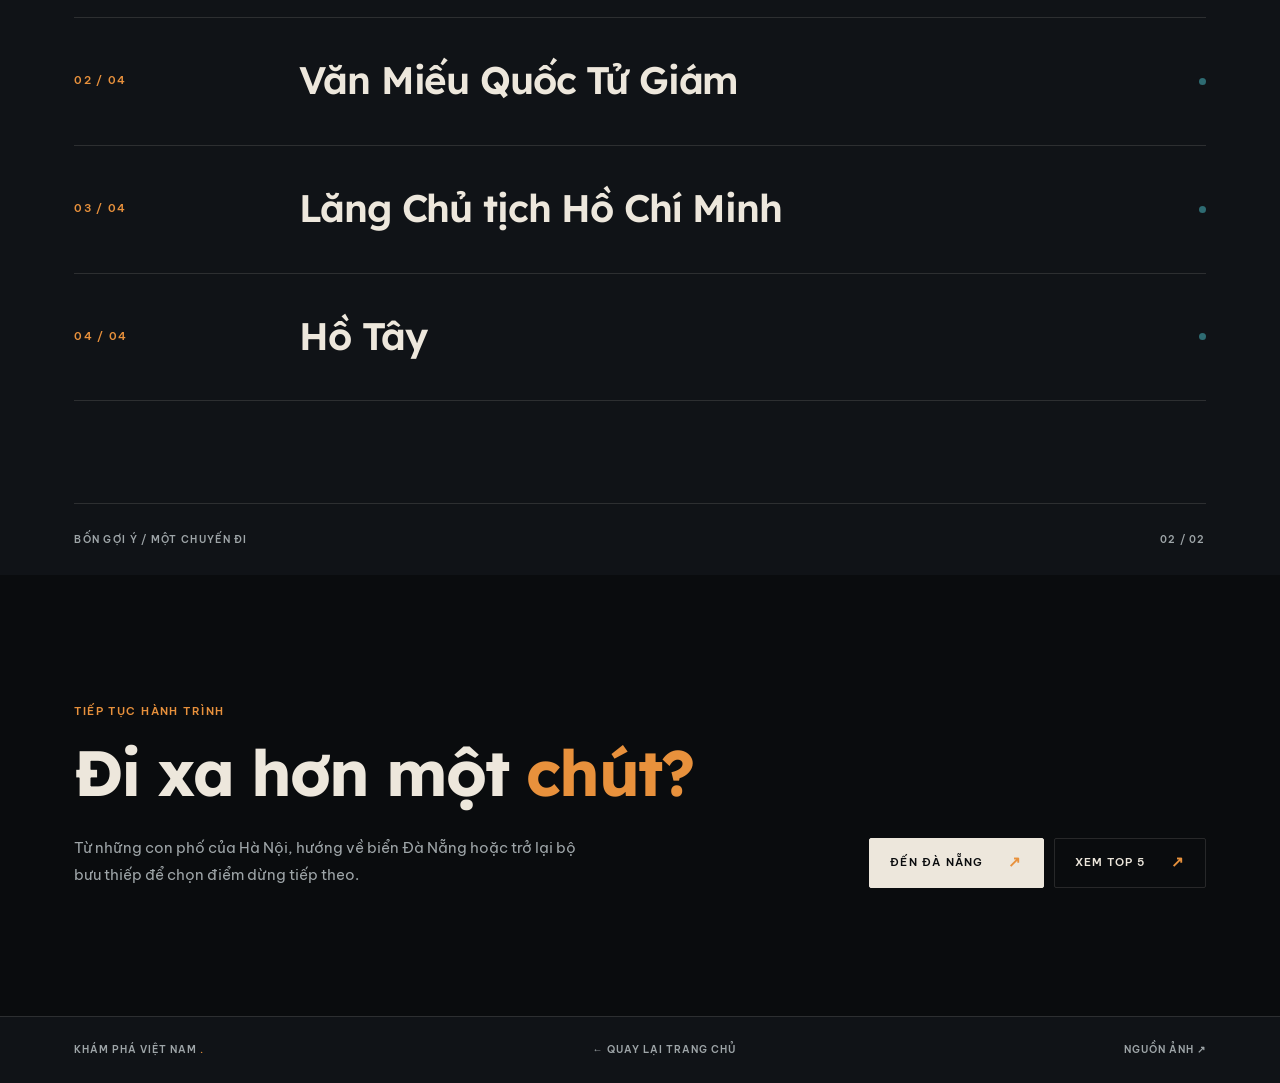
<file: hanoi.html>
<!doctype html>
<html lang="vi">
<head>
    <meta charset="UTF-8">
    <meta name="viewport" content="width=device-width, initial-scale=1">
    <meta name="theme-color" content="#0A0C0E">
    <meta name="description" content="Khám phá Hà Nội: Hồ Hoàn Kiếm, Văn Miếu, Lăng Chủ tịch Hồ Chí Minh và Hồ Tây.">
    <title>Hà Nội — Khám phá Việt Nam</title>
    <link rel="preconnect" href="https://fonts.googleapis.com">
    <link rel="preconnect" href="https://fonts.gstatic.com" crossorigin>
    <link href="https://fonts.googleapis.com/css2?family=Be+Vietnam+Pro:wght@400;500;600&family=Lexend:wght@600;700;800&display=swap&subset=vietnamese" rel="stylesheet">
    <link rel="preload" href="images/hanoi.jpg" as="image">
    <link rel="stylesheet" href="styles.css">
    <script src="script.js" defer></script>
</head>
<body class="detail-page" id="dau-trang">
    <a class="skip-link" href="#noi-dung">Đến nội dung chính</a>
    <header class="site-header">
        <nav class="nav-shell" aria-label="Điều hướng chính">
            <a class="brand" href="index.html">Khám phá Việt Nam<span>.</span></a>
            <div class="nav-links">
                <a href="index.html">Trang chủ</a>
                <a href="hanoi.html" aria-current="page">Hà Nội</a>
                <a href="danang.html">Đà Nẵng</a>
                <a href="https://www.google.com" target="_blank" rel="noopener noreferrer">Google <span aria-hidden="true">↗</span></a>
            </div>
            <div class="quick-wrap">
                <button class="quick-toggle" type="button" aria-expanded="false" aria-controls="quick-links">Chuyển nhanh đến <span aria-hidden="true">⌄</span></button>
                <div class="quick-menu" id="quick-links" hidden>
                    <a href="index.html#mien-bac">Miền Bắc</a>
                    <a href="index.html#mien-trung">Miền Trung</a>
                    <a href="index.html#mien-nam">Miền Nam</a>
                </div>
            </div>
        </nav>
    </header>

    <main id="noi-dung">
        <section class="place-hero section-shell" aria-labelledby="place-title">
            <div class="section-topline"><span class="eyebrow"><span class="index-dot"></span> ĐIỂM ĐẾN / MIỀN BẮC</span><span class="section-aside">01 / 02</span></div>
            <div class="place-hero-grid">
                <div class="place-intro">
                    <a class="back-link" href="index.html#dia-diem">← Về các điểm đến</a>
                    <p class="kicker">THỦ ĐÔ VIỆT NAM</p>
                    <h1 id="place-title">Hà <span>Nội.</span></h1>
                    <p class="place-lede">Một thành phố để đi chậm: men theo hồ, rẽ qua những con phố cũ và lắng nghe nhịp sống rất riêng của thủ đô.</p>
                    <div class="place-actions"><a class="button button--light" href="#kham-pha">Khám phá bên dưới <span aria-hidden="true">↓</span></a><a class="button button--line" href="form.html?diem-den=Ha%20Noi">Lên kế hoạch <span aria-hidden="true">↗</span></a></div>
                    <div class="place-facts"><div><span>MIỀN</span><strong>Miền Bắc</strong></div><div><span>ĐIỂM GHÉ THĂM</span><strong>04 gợi ý</strong></div></div>
                </div>
                <figure class="place-visual"><img src="images/hanoi.jpg" alt="Khung cảnh Hà Nội" width="1000" height="662"><figcaption>01 / HÀ NỘI <span aria-hidden="true">—</span> MIỀN BẮC</figcaption></figure>
            </div>
            <div class="section-bottomline"><span>CUỘN ĐỂ XEM THÊM</span><span>↓</span></div>
        </section>

        <section class="place-spots section-shell" id="kham-pha" aria-labelledby="spots-title">
            <div class="section-topline"><span class="eyebrow"><span class="index-dot"></span> 01 / ĐỊA ĐIỂM</span><span class="section-aside">Những chỗ đáng ghé</span></div>
            <div class="spots-heading"><p class="kicker">ĐI TỪNG CHẶNG</p><h2 id="spots-title">Các địa điểm nên <span>tham quan.</span></h2><p>Bắt đầu với bốn điểm dừng quen thuộc ở Hà Nội. Chọn nơi hợp với hành trình của bạn.</p></div>
            <ol class="spot-list">
                <li><span class="spot-index">01 / 04</span><h3>Hồ Hoàn Kiếm</h3><span class="spot-mark" aria-hidden="true"></span></li>
                <li><span class="spot-index">02 / 04</span><h3>Văn Miếu Quốc Tử Giám</h3><span class="spot-mark" aria-hidden="true"></span></li>
                <li><span class="spot-index">03 / 04</span><h3>Lăng Chủ tịch Hồ Chí Minh</h3><span class="spot-mark" aria-hidden="true"></span></li>
                <li><span class="spot-index">04 / 04</span><h3>Hồ Tây</h3><span class="spot-mark" aria-hidden="true"></span></li>
            </ol>
            <div class="section-bottomline"><span>BỐN GỢI Ý / MỘT CHUYẾN ĐI</span><span>02 / 02</span></div>
        </section>

        <section class="place-next section-shell" aria-labelledby="next-title"><div><p class="kicker">TIẾP TỤC HÀNH TRÌNH</p><h2 id="next-title">Đi xa hơn một <span>chút?</span></h2><p>Từ những con phố của Hà Nội, hướng về biển Đà Nẵng hoặc trở lại bộ bưu thiếp để chọn điểm dừng tiếp theo.</p></div><div class="button-row"><a class="button button--light" href="danang.html">Đến Đà Nẵng <span aria-hidden="true">↗</span></a><a class="button button--line" href="index.html#bo-buu-thiep">Xem Top 5 <span aria-hidden="true">↗</span></a></div></section>
    </main>
    <footer class="detail-footer section-shell"><span>KHÁM PHÁ VIỆT NAM <span class="accent">.</span></span><a href="index.html">← Quay lại trang chủ</a><a href="images/CREDITS.txt">Nguồn ảnh ↗</a></footer>
</body>
</html>
</file>
<file: styles.css>
/* Editorial palette drawn from the blue-green water and warm light in the photographs. */
:root {
    color-scheme: dark;
    --ground: #0A0C0E;
    --ground-2: #101317;
    --ink: #EDE7DC;
    --ink-2: #9EA5A8;
    --muted: #6C7378;
    --amber: #E8913C;
    --teal: #2E6B72;
    --rule: rgba(237, 231, 220, .13);
    --display: 'Lexend', 'Be Vietnam Pro', sans-serif;
    --body: 'Be Vietnam Pro', sans-serif;
}

*, *::before, *::after { box-sizing: border-box; }
html { scroll-behavior: smooth; scroll-padding-top: 82px; }
body { margin: 0; background: var(--ground); color: var(--ink); font-family: var(--body); font-size: 15px; line-height: 1.6; -webkit-font-smoothing: antialiased; }
body, main { min-width: 0; }
button, a { -webkit-tap-highlight-color: transparent; }
button { font: inherit; cursor: pointer; }
a { color: inherit; text-decoration: none; }
a:focus-visible, button:focus-visible, .deck:focus-visible { outline: 2px solid var(--amber); outline-offset: 4px; }
img { display: block; max-width: 100%; }
.sr-only { position: absolute; width: 1px; height: 1px; padding: 0; margin: -1px; overflow: hidden; clip: rect(0, 0, 0, 0); white-space: nowrap; border: 0; }
h1, h2, h3, p { margin: 0; }
h1, h2, h3 { font-family: var(--display); font-weight: 700; letter-spacing: -.03em; line-height: 1.17; }
::selection { background: var(--teal); color: var(--ink); }

.skip-link { position: fixed; z-index: 110; left: 12px; top: -90px; padding: 12px 16px; background: var(--ink); color: var(--ground); }
.skip-link:focus { top: 68px; }
.site-header { position: fixed; top: 0; left: 0; right: 0; z-index: 100; height: 58px; background: rgba(10, 12, 14, .78); backdrop-filter: blur(14px); -webkit-backdrop-filter: blur(14px); border-bottom: 1px solid var(--rule); }
.nav-shell { width: 100%; height: 100%; margin: auto; padding: 0 clamp(20px, 4vw, 72px); display: flex; align-items: center; gap: clamp(16px, 3vw, 44px); }
.brand { flex: none; font-family: var(--display); font-weight: 700; font-size: 15px; letter-spacing: -.025em; white-space: nowrap; }
.brand span, .accent { color: var(--amber); }
.nav-links { display: flex; align-items: center; gap: clamp(16px, 2.5vw, 38px); margin-left: auto; }
.nav-links a, .quick-toggle, .quick-menu a, .footer-links a { font-size: 11px; letter-spacing: .11em; text-transform: uppercase; font-weight: 600; transition: color .22s ease; }
.nav-links a:hover, .quick-toggle:hover, .quick-menu a:hover, .footer-links a:hover, .text-link:hover { color: var(--amber); }
.nav-links a span { color: var(--amber); }
.quick-wrap { position: relative; flex: none; }
.quick-toggle { display: flex; align-items: center; gap: 14px; border: 1px solid var(--rule); border-radius: 100px; padding: 9px 15px; color: var(--ink); background: transparent; line-height: 1.5; }
.quick-toggle > span { color: var(--amber); font-size: 15px; line-height: 1; }
.quick-menu { position: absolute; top: calc(100% + 10px); right: 0; min-width: 190px; padding: 6px; background: var(--ground-2); border: 1px solid var(--rule); }
.quick-menu[hidden] { display: none; }
.quick-menu a { display: block; padding: 10px 12px; }

.portal { height: 255svh; min-height: 1150px; }
.portal-stage { height: 100svh; min-height: 520px; position: sticky; top: 0; overflow: hidden; isolation: isolate; background: var(--ground); }
.portal-photo, .portal-wash, .portal-veil, .portal-panel { position: absolute; inset: 0; pointer-events: none; }
.portal-photo { background: url('images/halong-hero.jpg') center center / cover no-repeat; filter: brightness(.76) saturate(.88); transform: scale(1); will-change: transform; }
.portal-wash { mix-blend-mode: overlay; background: linear-gradient(110deg, rgba(232, 145, 60, .22), rgba(46, 107, 114, .25)); opacity: .12; }
.portal-veil { background: radial-gradient(ellipse at center, transparent 18%, rgba(10, 12, 14, .38) 72%, rgba(10, 12, 14, .72) 100%); }
.portal-panel { width: 50.5%; background: var(--ground-2); z-index: 2; will-change: transform; }
.portal-panel--left { right: auto; transform: translateX(-105%); }
.portal-panel--right { left: auto; transform: translateX(105%); }
.motion-ready .portal-panel { transform: translateX(0); }
.portal-title { position: absolute; z-index: 4; top: 50%; left: 50%; width: max-content; max-width: none; display: flex; align-items: center; gap: .16em; transform: translate(-50%, -50%) scale(1); color: var(--ink); font-size: clamp(32px, 6.85vw, 112px); font-weight: 800; letter-spacing: -.025em; line-height: 1.3; white-space: nowrap; pointer-events: none; }
.title-half { display: inline-block; will-change: transform; }
.portal-dot { position: absolute; z-index: 5; top: 50%; width: 6px; height: 6px; border-radius: 50%; pointer-events: none; }
.portal-dot--amber { left: calc(50% - 8px); background: var(--amber); transform: translate(-50%, 55px); }
.portal-dot--teal { left: calc(50% + 8px); background: var(--teal); transform: translate(-50%, 55px); }
.portal-meta, .hero-caption { position: absolute; z-index: 5; font-size: 10px; font-weight: 600; letter-spacing: .13em; text-transform: uppercase; line-height: 1.5; }
.portal-meta--tl, .portal-meta--tr { top: 100px; }
.portal-meta--bl, .portal-meta--br { bottom: 36px; }
.portal-meta--tl, .portal-meta--bl { left: clamp(20px, 4vw, 72px); }
.portal-meta--tr, .portal-meta--br { right: clamp(20px, 4vw, 72px); }
.portal-meta--bl span { color: var(--amber); font-size: 17px; margin-left: 12px; }
.hero-caption { bottom: 36px; left: 50%; transform: translateX(-50%); font-size: 9px; opacity: 0; color: var(--ink); white-space: nowrap; }
.hero-caption span { color: var(--amber); }
.motion-ready .portal-photo { transform: scale(1.14); }
.motion-ready .portal-wash { opacity: 0; }

.section-shell { padding-inline: clamp(20px, 5.8vw, 108px); }
.section-topline, .section-bottomline { display: flex; align-items: center; justify-content: space-between; gap: 24px; min-height: 72px; font-size: 10px; line-height: 1.5; letter-spacing: .13em; font-weight: 600; text-transform: uppercase; color: var(--ink-2); }
.section-topline { border-bottom: 1px solid var(--rule); }
.section-bottomline { border-top: 1px solid var(--rule); }
.eyebrow { color: var(--ink); }
.index-dot { display: inline-block; width: 5px; height: 5px; border-radius: 50%; background: var(--amber); vertical-align: middle; margin-right: 8px; }
.kicker { color: var(--amber); font-size: 11px; line-height: 1.5; font-weight: 600; letter-spacing: .13em; }
.text-link { display: inline-flex; align-items: center; gap: 28px; border-bottom: 1px solid var(--ink-2); padding-bottom: 9px; color: var(--ink); font-size: 11px; letter-spacing: .12em; font-weight: 600; text-transform: uppercase; transition: color .2s ease; }
.text-link span { color: var(--amber); }

.statement { min-height: 100svh; background: var(--ground); display: flex; flex-direction: column; overflow: clip; }
.statement-inner { flex: 1; display: grid; grid-template-columns: minmax(0, 1.3fr) minmax(270px, .7fr); align-items: center; gap: 5vw; padding-block: clamp(85px, 10vw, 150px); }
.statement-copy { position: relative; z-index: 2; }
.statement h2 { max-width: 24ch; margin: 20px 0 24px; font-size: clamp(32px, 3.6vw, 52px); }
.statement h2 em { color: var(--amber); font-style: normal; }
.statement-copy > p:not(.kicker) { max-width: 47ch; color: var(--ink-2); font-size: 14px; line-height: 1.85; margin-bottom: 35px; }
.statement-art { position: relative; min-height: 430px; }
.outline-number { position: absolute; z-index: 2; top: 50%; left: 9%; transform: translateY(-50%); color: transparent; -webkit-text-stroke: 1px rgba(237, 231, 220, .45); font-family: var(--display); font-weight: 800; font-size: clamp(140px, 19vw, 300px); line-height: 1.3; letter-spacing: -.09em; }
.round-image { position: absolute; width: min(35vw, 470px); aspect-ratio: 1; border-radius: 50%; left: 34%; top: 3%; background: url('images/hoian.jpg') center center / cover no-repeat; opacity: .55; filter: saturate(.75); }

.destinations { background: var(--ground-2); }
.destinations-grid { display: grid; grid-template-columns: minmax(0, 1fr) minmax(350px, .96fr); gap: clamp(48px, 7vw, 130px); align-items: center; padding-block: clamp(80px, 10vw, 150px); }
.destinations-copy h2, .regions-heading h2, .seasons-heading h2, .closing h2 { margin-top: 19px; font-size: clamp(38px, 4.8vw, 76px); }
.destinations-copy h2 { max-width: 13ch; }
.destinations-copy h2 span, .regions-heading h2 span, .seasons-heading h2 span, .closing h2 span { color: var(--amber); }
.destinations-copy > p:not(.kicker), .seasons-heading > p, .closing-upper > div > p:not(.kicker) { color: var(--ink-2); max-width: 47ch; font-size: 14px; line-height: 1.85; margin-top: 26px; }
.button-row { display: flex; gap: 10px; flex-wrap: wrap; align-items: center; margin-top: 37px; }
.button { display: inline-flex; align-items: center; justify-content: space-between; gap: 25px; min-height: 50px; padding: 11px 20px; border: 1px solid var(--rule); border-radius: 2px; font-size: 11px; font-weight: 600; line-height: 1.5; letter-spacing: .11em; text-transform: uppercase; transition: background .2s ease, color .2s ease, border-color .2s ease; }
.button--light { color: var(--ground); background: var(--ink); border-color: var(--ink); }
.button--light:hover { background: transparent; color: var(--ink); }
.button--line:hover { border-color: var(--ink); background: var(--ink); color: var(--ground); }
.button span { color: var(--amber); font-size: 15px; }
.destinations-copy .fine-note { margin-top: 100px !important; max-width: 36ch !important; color: var(--muted) !important; font-size: 11px !important; letter-spacing: .02em; }
.deck-column { min-width: 0; }
.deck-topline, .deck-footer { display: flex; justify-content: space-between; align-items: center; gap: 12px; color: var(--ink-2); font-size: 10px; letter-spacing: .12em; font-weight: 600; line-height: 1.6; }
.deck-topline { margin-bottom: 26px; }
.deck-count { color: var(--amber); white-space: nowrap; }
.deck { position: relative; width: min(100%, 520px); aspect-ratio: 1; margin: 0 auto; touch-action: pan-y; user-select: none; -webkit-user-select: none; cursor: grab; }
.deck.is-dragging { cursor: grabbing; }
.postcard { position: absolute; inset: 2.5% 3%; overflow: hidden; background: #171c1e; border: 6px solid #EDE7DC; box-shadow: 0 18px 42px rgba(0, 0, 0, .33); transform-origin: center; transition: transform .45s cubic-bezier(.22,.8,.23,1), opacity .45s ease; pointer-events: none; }
.postcard:not(:first-child) { display: none; }
.is-enhanced .postcard { display: block; }
.postcard.is-top { pointer-events: auto; }
.postcard img { width: 100%; height: 100%; object-fit: cover; pointer-events: none; filter: brightness(.67) saturate(.78); }
.postcard:nth-of-type(3) img { object-position: 50% 43%; }
.postcard:nth-of-type(5) img { object-position: 50% 38%; }
.card-overlay { position: absolute; inset: 0; display: flex; flex-direction: column; align-items: flex-start; justify-content: space-between; padding: clamp(20px, 3vw, 38px); pointer-events: none; }
.card-rank, .card-region { font-size: 10px; font-weight: 600; letter-spacing: .14em; line-height: 1.5; }
.card-rank { padding: 6px 9px; background: rgba(10, 12, 14, .74); }
.card-bottom { width: 100%; background: rgba(10, 12, 14, .77); padding: 12px 14px; }
.card-region { color: var(--ink); }
.card-bottom h3 { font-size: clamp(35px, 4.3vw, 64px); margin-top: 2px; color: var(--ink); }
.card-action { position: absolute; right: clamp(20px, 3vw, 38px); bottom: clamp(22px, 3.5vw, 42px); color: var(--amber); font-size: 23px; }
.deck-footer { margin-top: 30px; text-transform: uppercase; }
.deck-footer p { white-space: nowrap; }
kbd { font-family: var(--body); color: var(--ink); border: 1px solid var(--rule); border-radius: 2px; padding: 1px 5px; margin-left: 2px; }
.deck-controls, .deck-dots { display: flex; align-items: center; justify-content: center; gap: 7px; }
.deck-controls button { color: var(--ink); border: 1px solid var(--rule); background: none; width: 32px; height: 32px; line-height: 1; font-size: 16px; transition: color .2s ease, border-color .2s ease; }
.deck-controls button:hover { color: var(--amber); border-color: var(--amber); }
.deck-dots { padding-inline: 8px; }
.deck-dots span { width: 5px; height: 5px; border-radius: 50%; background: var(--muted); transition: background .2s ease, transform .2s ease; }
.deck-dots .is-active { background: var(--amber); transform: scale(1.5); }

.regions { background: var(--ground); }
.regions-heading { padding-block: clamp(85px, 9vw, 135px) clamp(45px, 6vw, 85px); }
.regions-heading h2 { max-width: 17ch; }
.region-row { display: grid; grid-template-columns: minmax(145px, .7fr) minmax(0, 3fr) minmax(92px, .5fr); align-items: center; gap: 20px; padding: clamp(29px, 3.7vw, 58px) 0; border-top: 1px solid var(--rule); scroll-margin-top: 90px; }
.region-row:last-child { border-bottom: 1px solid var(--rule); }
.region-label { color: var(--amber); font-size: 11px; font-weight: 600; letter-spacing: .11em; white-space: nowrap; }
.region-row h3 { font-size: clamp(20px, 2.2vw, 34px); font-weight: 600; line-height: 1.5; }
.region-row h3 span { color: var(--teal); }
.region-count { justify-self: end; color: var(--muted); font-size: 10px; letter-spacing: .09em; white-space: nowrap; }
.regions .section-bottomline { margin-top: clamp(70px, 9vw, 145px); }

.seasons { background: var(--ground-2); }
.seasons-heading { padding: clamp(80px, 9vw, 130px) 0 clamp(55px, 6vw, 95px); display: flex; align-items: end; justify-content: space-between; gap: 35px; }
.seasons-heading > p { max-width: 34ch; margin-bottom: 6px; }
.season-head, .season-row { display: grid; grid-template-columns: 1.35fr .8fr 1.05fr 1.3fr; gap: 25px; align-items: center; }
.season-head { border-block: 1px solid var(--rule); padding: 18px 0; color: var(--ink-2); font-size: 10px; font-weight: 600; letter-spacing: .13em; }
.season-row { min-height: 92px; border-bottom: 1px solid var(--rule); padding: 14px 0; color: var(--ink-2); font-size: 13px; line-height: 1.6; }
.season-place { color: var(--ink); font-family: var(--display); font-size: clamp(18px, 2vw, 28px); font-weight: 600; letter-spacing: -.02em; line-height: 1.4; }
.seasons .section-bottomline { margin-top: clamp(80px, 10vw, 150px); }

.closing { padding-top: clamp(105px, 11vw, 170px); overflow: hidden; }
.closing-upper { display: flex; justify-content: space-between; align-items: end; gap: 32px; padding-bottom: clamp(90px, 11vw, 160px); }
.closing h2 { max-width: 18ch; }
.closing-upper > .button-row { flex: none; margin-top: 0; justify-content: flex-end; }
.site-footer { display: flex; align-items: center; justify-content: space-between; flex-wrap: wrap; gap: 24px; border-top: 1px solid var(--rule); padding: 23px 0 28px; font-size: 10px; font-weight: 600; letter-spacing: .09em; text-transform: uppercase; line-height: 1.5; color: var(--ink-2); }
.footer-links { display: flex; flex-wrap: wrap; gap: 13px; }
.photo-credit { color: var(--muted); }
.photo-credit:hover { color: var(--amber); }
.closing-mark { position: relative; left: -.04em; width: 100%; margin: 22px 0 -.13em; font-family: var(--display); font-weight: 800; font-size: clamp(80px, 17.8vw, 360px); line-height: 1.25; letter-spacing: -.085em; white-space: nowrap; color: var(--ink); }
.closing-mark span { color: var(--amber); }

@media (prefers-reduced-motion: no-preference) {
    .has-reveals .reveal { opacity: 0; transform: translateY(26px); transition: opacity .75s ease, transform .75s ease; }
    .has-reveals .reveal.is-visible { opacity: 1; transform: translateY(0); }
}
@media (max-width: 1100px) {
    .nav-links { gap: 16px; }
    .nav-shell { gap: 20px; }
    .destinations-grid { gap: 35px; }
    .deck-footer { flex-wrap: wrap; }
    .region-row { grid-template-columns: 125px minmax(0, 1fr) 85px; }
    .region-row h3 { font-size: clamp(18px, 2.3vw, 27px); }
}
@media (max-width: 760px) {
    html { scroll-padding-top: 104px; }
    .site-header { height: auto; min-height: 58px; }
    .nav-shell { flex-wrap: wrap; padding-block: 9px; gap: 9px 16px; }
    .brand { font-size: 14px; }
    .quick-wrap { margin-left: auto; }
    .quick-toggle { padding: 6px 11px; font-size: 9px; }
    .nav-links { order: 3; width: 100%; margin-left: 0; justify-content: space-between; gap: 7px; border-top: 1px solid var(--rule); padding-top: 7px; }
    .nav-links a { font-size: 9px; }
    .portal-meta--tl, .portal-meta--tr { top: 115px; }
    .portal-title { font-size: clamp(24px, 6.65vw, 52px); gap: .12em; }
    .portal-meta, .hero-caption { font-size: 9px; }
    .hero-caption { bottom: 86px; }
    .statement-inner { grid-template-columns: 1fr; padding-block: 95px 35px; }
    .statement-art { min-height: 235px; }
    .outline-number { left: 12%; top: 42%; font-size: 160px; }
    .round-image { left: 35%; top: -40px; width: 220px; }
    .destinations-grid { grid-template-columns: 1fr; }
    .destinations-copy .fine-note { display: none; }
    .deck-column { width: min(100%, 520px); margin-inline: auto; }
    .regions-heading h2 { max-width: none; }
    .region-row { grid-template-columns: 1fr auto; gap: 12px; }
    .region-row h3 { grid-column: 1 / -1; grid-row: 2; font-size: clamp(19px, 3.6vw, 28px); }
    .region-count { grid-column: 2; grid-row: 1; }
    .seasons-heading { align-items: start; flex-direction: column; }
    .closing-upper { flex-direction: column; align-items: start; }
    .closing-upper .button-row { justify-content: start; }
    .site-footer { align-items: start; }
}
@media (max-width: 639px) {
    .section-aside { text-align: right; font-size: 9px; }
    .section-topline, .section-bottomline { min-height: 61px; font-size: 9px; }
    .portal { height: 220svh; min-height: 1030px; }
    .portal-stage { min-height: 450px; }
    .portal-meta--bl, .portal-meta--br { bottom: 24px; }
    .portal-title { font-size: clamp(21px, 6.15vw, 39px); gap: .08em; }
    .portal-dot--amber, .portal-dot--teal { top: 53%; }
    .statement h2 { font-size: clamp(28px, 7vw, 42px); }
    .statement-art { min-height: 220px; }
    .round-image { left: 30%; }
    .destinations-grid { padding-block: 80px; }
    .destinations-copy h2, .regions-heading h2, .seasons-heading h2, .closing h2 { font-size: clamp(34px, 9vw, 53px); }
    .deck-topline { font-size: 9px; }
    .deck { width: min(100%, 460px); }
    .postcard { border-width: 5px; }
    .deck-footer { justify-content: center; flex-direction: column; gap: 15px; }
    .season-head { display: none; }
    .season-table { border-top: 1px solid var(--rule); }
    .season-row { display: grid; grid-template-columns: repeat(2, minmax(0, 1fr)); align-items: start; gap: 10px 18px; padding: 22px 0; }
    .season-row span { display: flex; flex-direction: column; min-width: 0; }
    .season-row span::before { content: attr(data-label); color: var(--muted); font: 600 9px/1.5 var(--body); letter-spacing: .1em; text-transform: uppercase; margin-bottom: 4px; }
    .season-place { font-size: 18px; }
    .closing-mark { font-size: 17.4vw; }
}
@media (max-width: 370px) {
    .brand { font-size: 12px; }
    .quick-toggle { font-size: 8px; gap: 5px; }
    .nav-links a { font-size: 8px; letter-spacing: .07em; }
    .portal-title { font-size: 5.7vw; }
    .card-action { display: none; }
}
@media (prefers-reduced-motion: reduce) {
    *, *::before, *::after { scroll-behavior: auto !important; animation-duration: .01ms !important; transition-duration: .01ms !important; }
}

/* Destination pages and local trip planner. */
.detail-page { background: var(--ground); }
.detail-page .nav-links a[aria-current="page"] { color: var(--amber); }
.place-hero { padding-top: 58px; min-height: 100svh; display: flex; flex-direction: column; }
.place-hero-grid { flex: 1; display: grid; grid-template-columns: minmax(0, .9fr) minmax(0, 1.1fr); align-items: center; gap: clamp(35px, 6vw, 115px); padding-block: clamp(55px, 7vw, 105px); }
.place-intro { min-width: 0; }
.back-link { display: inline-block; margin-bottom: clamp(60px, 7vw, 110px); color: var(--ink-2); font-size: 10px; font-weight: 600; text-transform: uppercase; letter-spacing: .12em; }
.back-link:hover { color: var(--amber); }
.place-intro h1 { margin-top: 13px; font-size: clamp(68px, 9vw, 148px); letter-spacing: -.055em; line-height: 1.18; white-space: nowrap; }
.place-intro h1 span { color: var(--amber); }
.place-lede { color: var(--ink-2); max-width: 45ch; font-size: clamp(14px, 1.25vw, 17px); line-height: 1.85; margin-top: 30px; }
.place-actions { display: flex; gap: 10px; flex-wrap: wrap; margin-top: 35px; }
.place-facts { display: flex; gap: clamp(35px, 5vw, 85px); margin-top: clamp(65px, 7vw, 110px); padding-top: 21px; border-top: 1px solid var(--rule); }
.place-facts div { display: grid; gap: 5px; }
.place-facts div span { color: var(--muted); font-size: 10px; font-weight: 600; letter-spacing: .12em; }
.place-facts strong { font-family: var(--display); font-size: 17px; font-weight: 600; }
.place-visual { position: relative; margin: 0; min-width: 0; }
.place-visual img { width: 100%; height: clamp(400px, 55vw, 710px); object-fit: cover; filter: saturate(.83) brightness(.84); }
.place-visual::after { content: ''; position: absolute; inset: 0; pointer-events: none; border: 1px solid var(--rule); }
.place-visual figcaption { position: absolute; bottom: 20px; left: 23px; padding: 9px 12px; background: var(--ground); font-size: 10px; letter-spacing: .12em; font-weight: 600; }
.place-visual figcaption span { color: var(--amber); }
.place-spots { background: var(--ground-2); }
.spots-heading { display: flex; flex-direction: column; align-items: start; padding-block: clamp(78px, 8vw, 120px) 48px; }
.spots-heading h2, .place-next h2, .planner-heading h1 { margin-top: 15px; font-size: clamp(40px, 5vw, 78px); }
.spots-heading h2 span, .place-next h2 span, .planner-heading h1 span { color: var(--amber); }
.spots-heading > p:last-child { max-width: 46ch; margin-top: 23px; color: var(--ink-2); font-size: 14px; line-height: 1.85; }
.spot-list { margin: 0; padding: 0; list-style: none; }
.spot-list li { display: grid; grid-template-columns: minmax(115px, .7fr) minmax(0, 3fr) auto; align-items: center; gap: 20px; min-height: clamp(95px, 10vw, 145px); border-top: 1px solid var(--rule); }
.spot-list li:last-child { border-bottom: 1px solid var(--rule); }
.spot-index { color: var(--amber); font-size: 11px; font-weight: 600; letter-spacing: .12em; }
.spot-list h3 { font-size: clamp(23px, 3vw, 47px); font-weight: 600; line-height: 1.4; }
.spot-mark { justify-self: end; width: 7px; height: 7px; border-radius: 50%; background: var(--teal); }
.place-external { margin: 45px 0; }
.place-spots .section-bottomline { margin-top: clamp(75px, 8vw, 120px); }
.place-next { display: flex; align-items: end; justify-content: space-between; gap: 35px; padding-block: clamp(95px, 10vw, 155px); }
.place-next h2 { max-width: 16ch; }
.place-next p:not(.kicker) { max-width: 51ch; color: var(--ink-2); margin-top: 24px; line-height: 1.8; }
.place-next .button-row { flex: none; }
.detail-footer { display: flex; align-items: center; justify-content: space-between; flex-wrap: wrap; gap: 20px; padding-block: 25px; background: var(--ground-2); border-top: 1px solid var(--rule); color: var(--ink-2); font-size: 10px; font-weight: 600; letter-spacing: .1em; text-transform: uppercase; }
.detail-footer a:hover { color: var(--amber); }

.planner-page { background: var(--ground); }
.planner-hero { padding-top: 58px; }
.planner-layout { display: grid; grid-template-columns: minmax(0, .85fr) minmax(0, 1.15fr); gap: clamp(55px, 9vw, 175px); padding-block: clamp(100px, 12vw, 170px); }
.planner-heading h1 { max-width: 11ch; }
.planner-heading > p:not(.kicker) { margin-top: 30px; color: var(--ink-2); max-width: 42ch; font-size: 14px; line-height: 1.85; }
.planner-photo { position: relative; width: min(100%, 420px); aspect-ratio: 1.4; margin-top: 60px; background: url('images/halong-hero.jpg') center / cover no-repeat; filter: saturate(.78) brightness(.85); }
.planner-photo::after { content: 'HẠ LONG / VIỆT NAM'; position: absolute; left: 0; bottom: -25px; color: var(--muted); font: 600 10px/1.5 var(--body); letter-spacing: .12em; }
.planner-form { padding: clamp(25px, 4vw, 55px); background: var(--ground-2); border: 1px solid var(--rule); align-self: start; }
.planner-form h2 { font-size: clamp(25px, 2.8vw, 40px); line-height: 1.3; }
.planner-form > p { color: var(--ink-2); font-size: 13px; line-height: 1.8; margin-top: 13px; }
.planner-fields { display: grid; gap: 26px; margin: 40px 0; }
.planner-fields label { display: grid; gap: 10px; color: var(--ink-2); font-size: 10px; font-weight: 600; letter-spacing: .12em; text-transform: uppercase; }
.planner-fields select, .planner-fields input { width: 100%; min-height: 51px; border: 1px solid var(--rule); border-radius: 2px; padding: 11px 15px; background: var(--ground); color: var(--ink); font-family: var(--body); font-size: 15px; letter-spacing: 0; }
.planner-fields select:focus-visible, .planner-fields input:focus-visible { outline: 2px solid var(--amber); outline-offset: 2px; }
.planner-form .button { width: 100%; }
.planner-hint { font-size: 11px !important; color: var(--muted) !important; }
.plan-result { margin-top: 40px; border-top: 1px solid var(--rule); padding-top: 32px; outline: none; }
.plan-result[hidden] { display: none; }
.plan-result h3 { font-size: clamp(24px, 2.4vw, 34px); margin-top: 9px; }
.plan-result > p:not(.kicker) { color: var(--ink-2); margin-top: 14px; }
.plan-result ul { margin: 21px 0; padding-left: 20px; color: var(--ink); }
.plan-result li { padding-block: 4px; }
.plan-result small { color: var(--muted); line-height: 1.7; }

@media (max-width: 1050px) {
    .place-hero-grid { gap: 35px; }
    .place-intro h1 { font-size: clamp(55px, 8.5vw, 100px); }
    .place-visual img { height: clamp(400px, 55vw, 560px); }
    .planner-layout { gap: 45px; }
}
@media (max-width: 760px) {
    .place-hero, .planner-hero { padding-top: 80px; }
    .place-hero-grid, .planner-layout { grid-template-columns: 1fr; }
    .place-hero-grid { padding-block: 50px; }
    .back-link { margin-bottom: 70px; }
    .place-intro h1 { font-size: clamp(67px, 13vw, 110px); }
    .place-facts { margin-top: 65px; }
    .place-visual img { height: clamp(330px, 80vw, 620px); }
    .place-next { align-items: start; flex-direction: column; }
    .planner-layout { padding-block: 80px 110px; }
    .planner-photo { margin-top: 35px; max-width: 400px; }
}
@media (max-width: 639px) {
    .place-hero-grid { gap: 35px; }
    .place-intro h1 { font-size: clamp(62px, 13.5vw, 80px); }
    .place-visual img { height: clamp(315px, 105vw, 480px); }
    .spot-list li { grid-template-columns: 1fr auto; gap: 2px 15px; padding-block: 19px; }
    .spot-index { grid-column: 1; grid-row: 1; }
    .spot-list h3 { grid-column: 1; grid-row: 2; font-size: clamp(24px, 6vw, 36px); }
    .spot-mark { grid-column: 2; grid-row: 1 / 3; }
    .spots-heading h2, .place-next h2, .planner-heading h1 { font-size: clamp(37px, 9vw, 60px); }
    .planner-form { padding: 23px; }
}
@media (max-width: 370px) {
    .place-intro h1 { font-size: 18vw; }
    .place-actions .button { width: 100%; }
}
</file>
